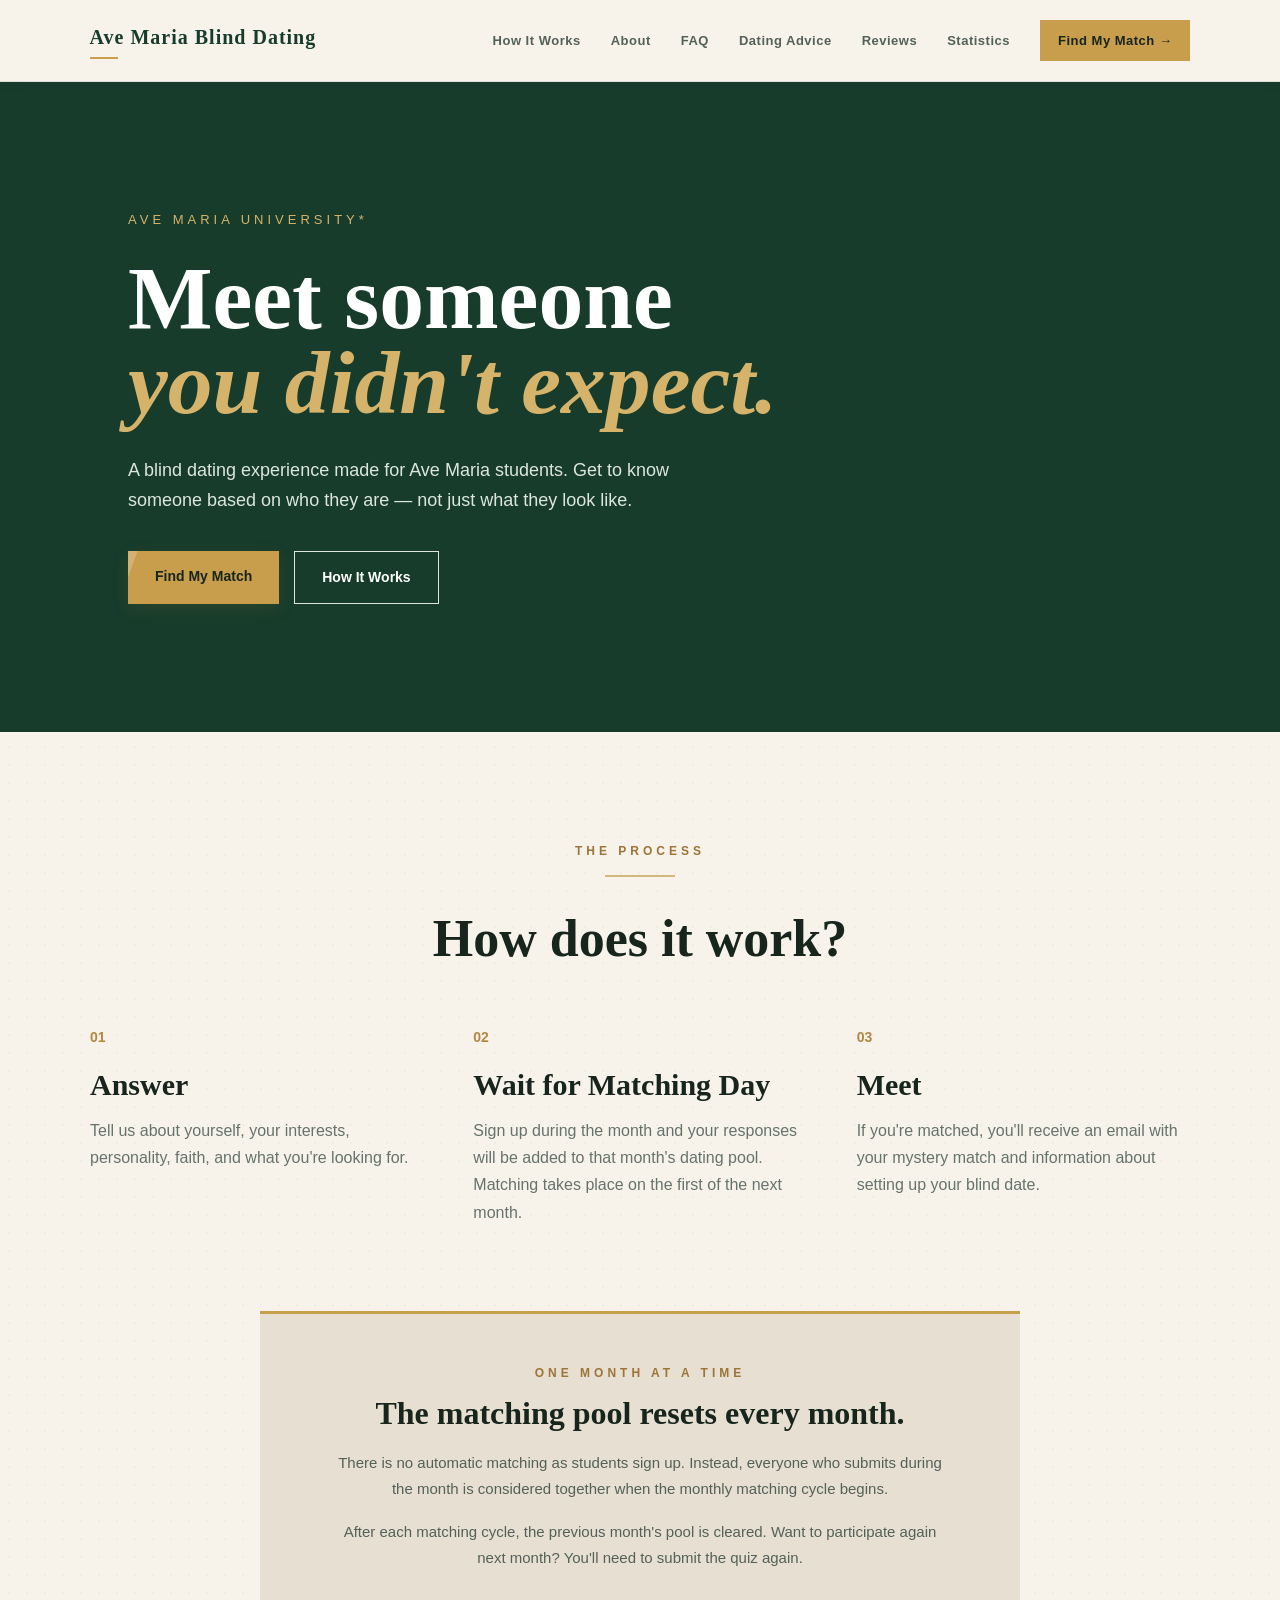
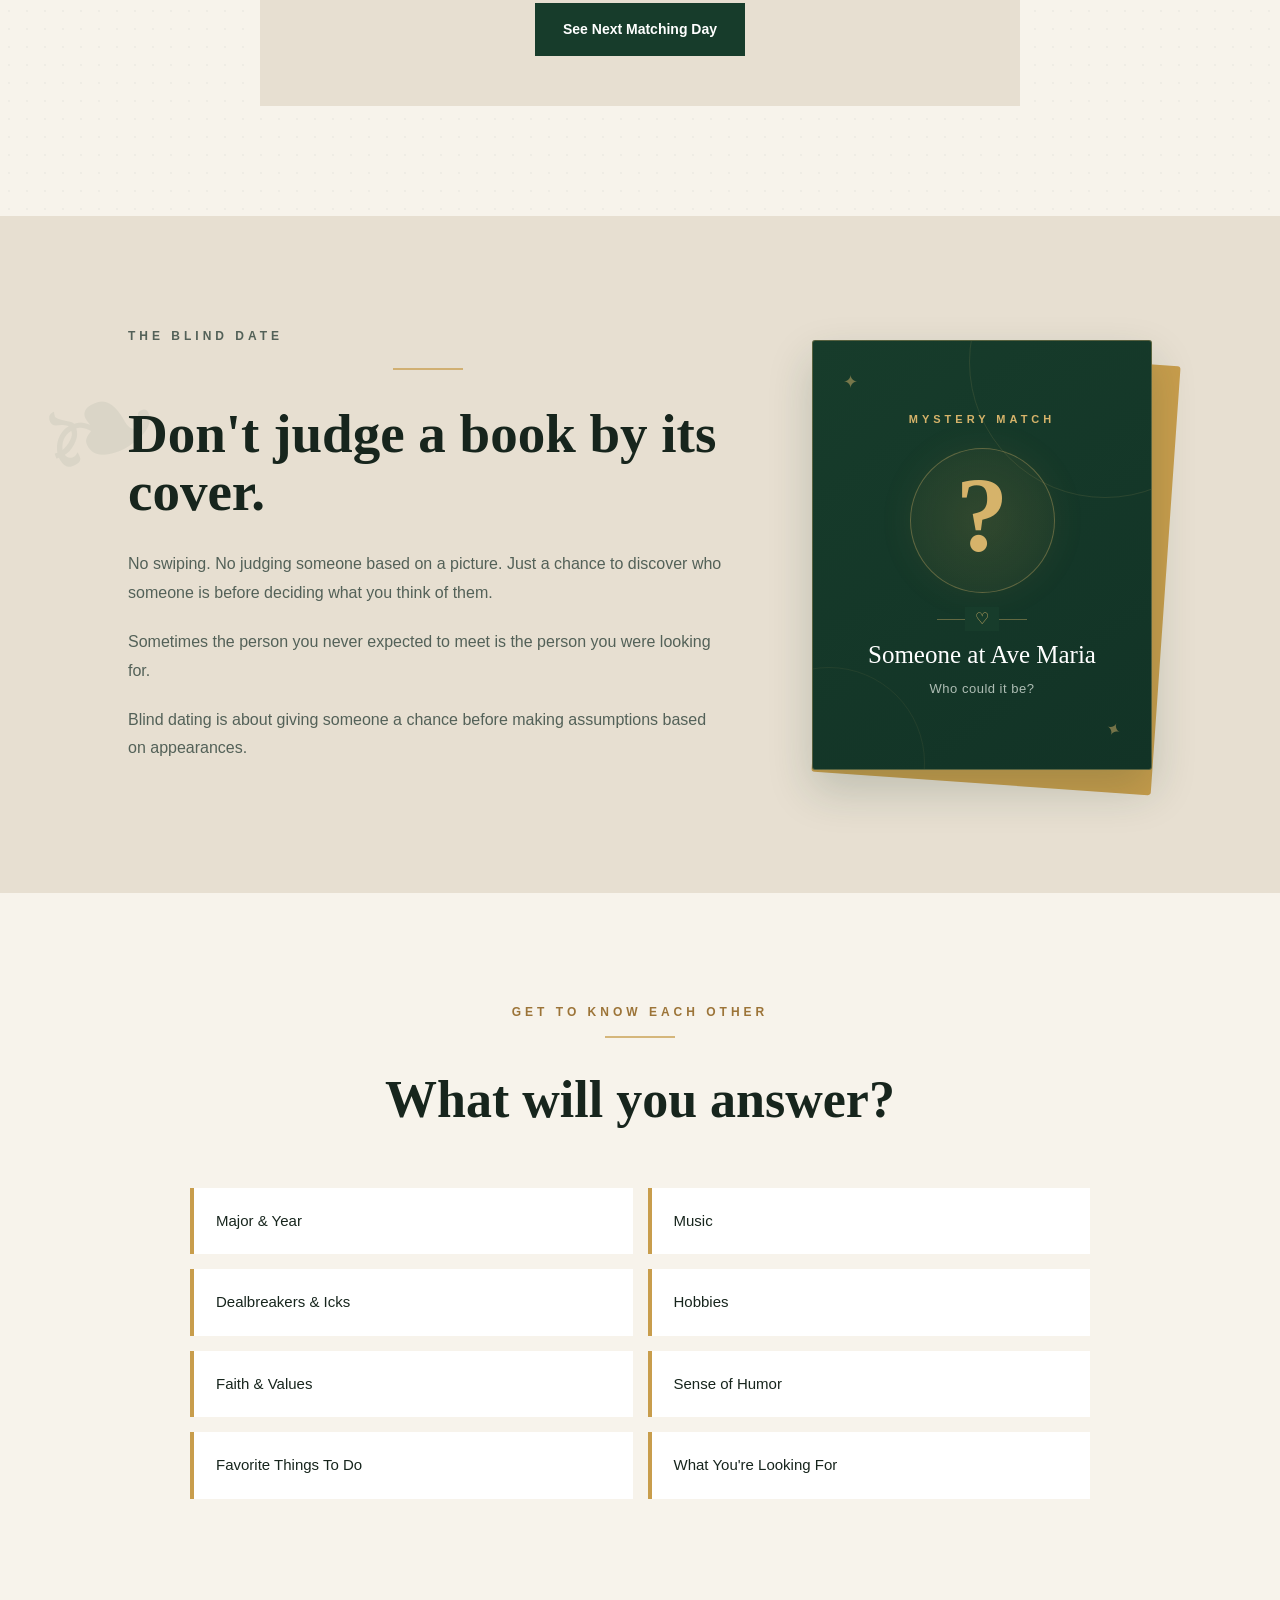
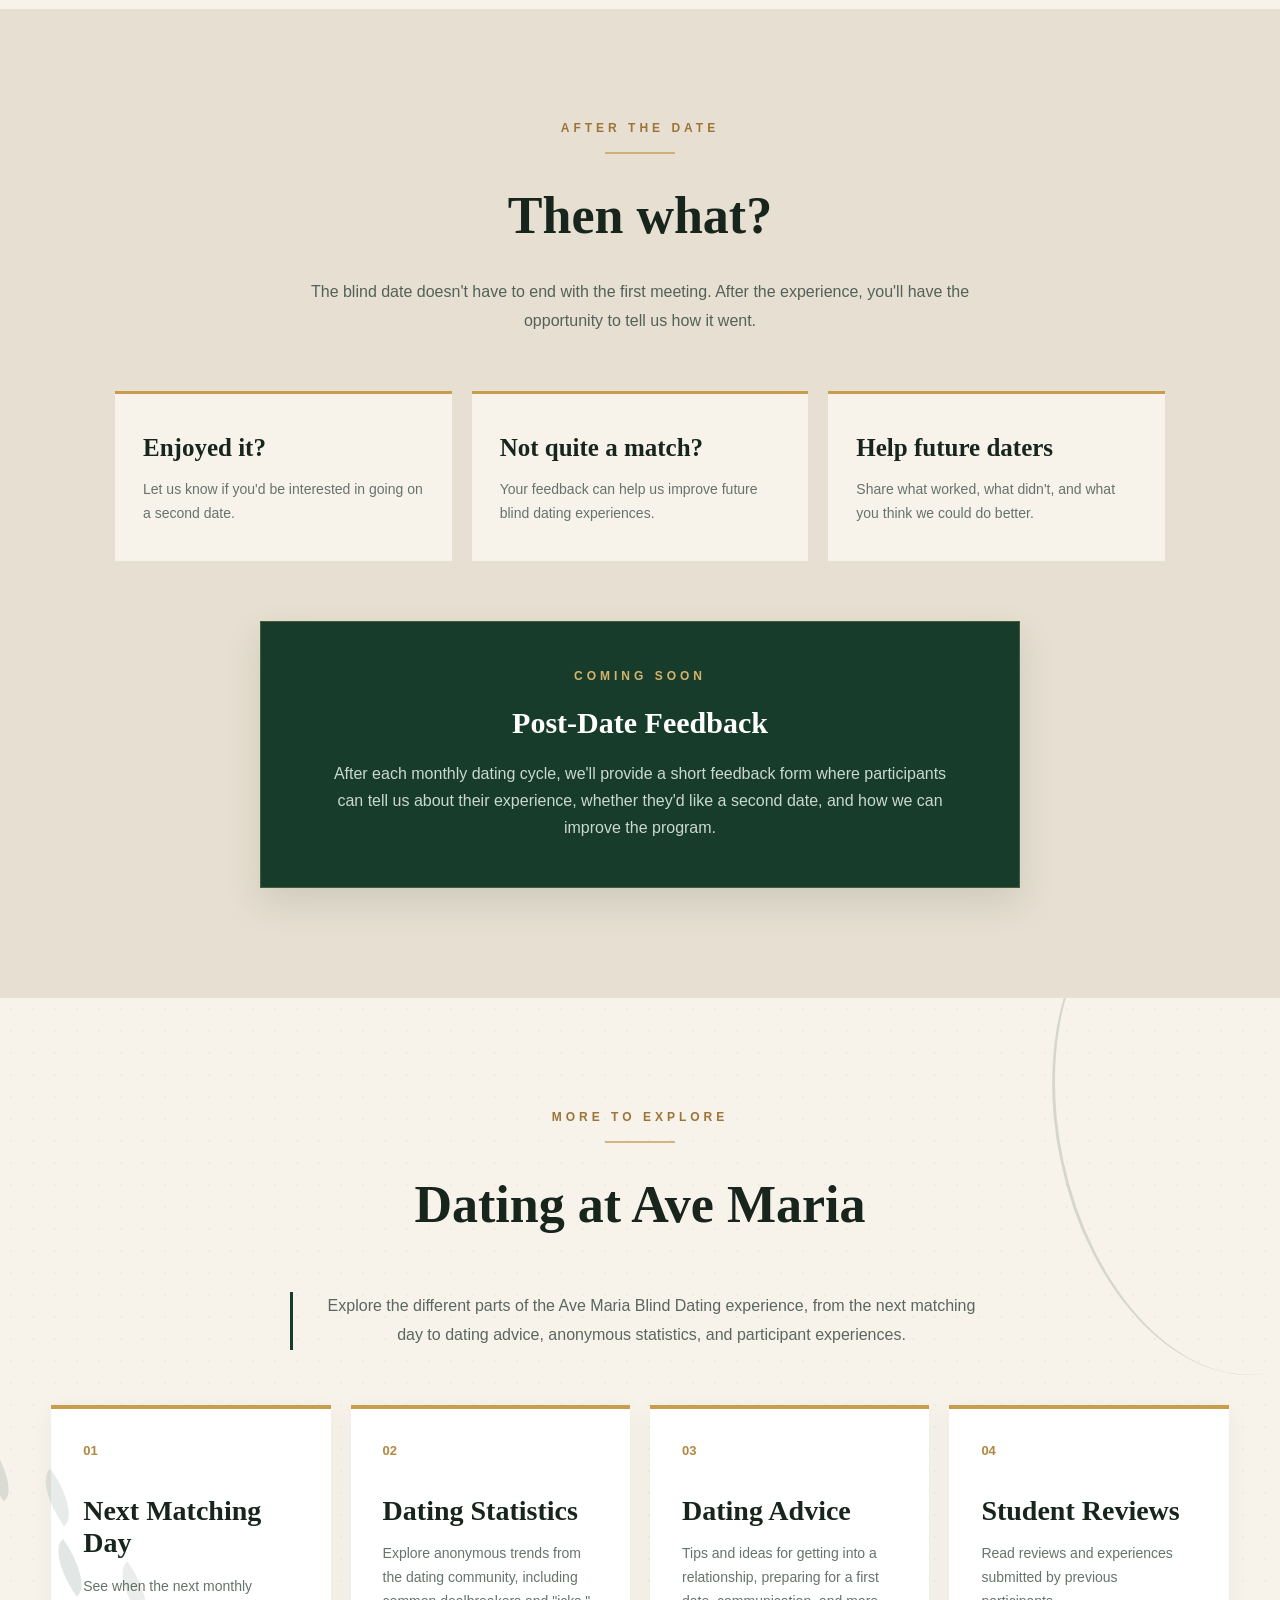
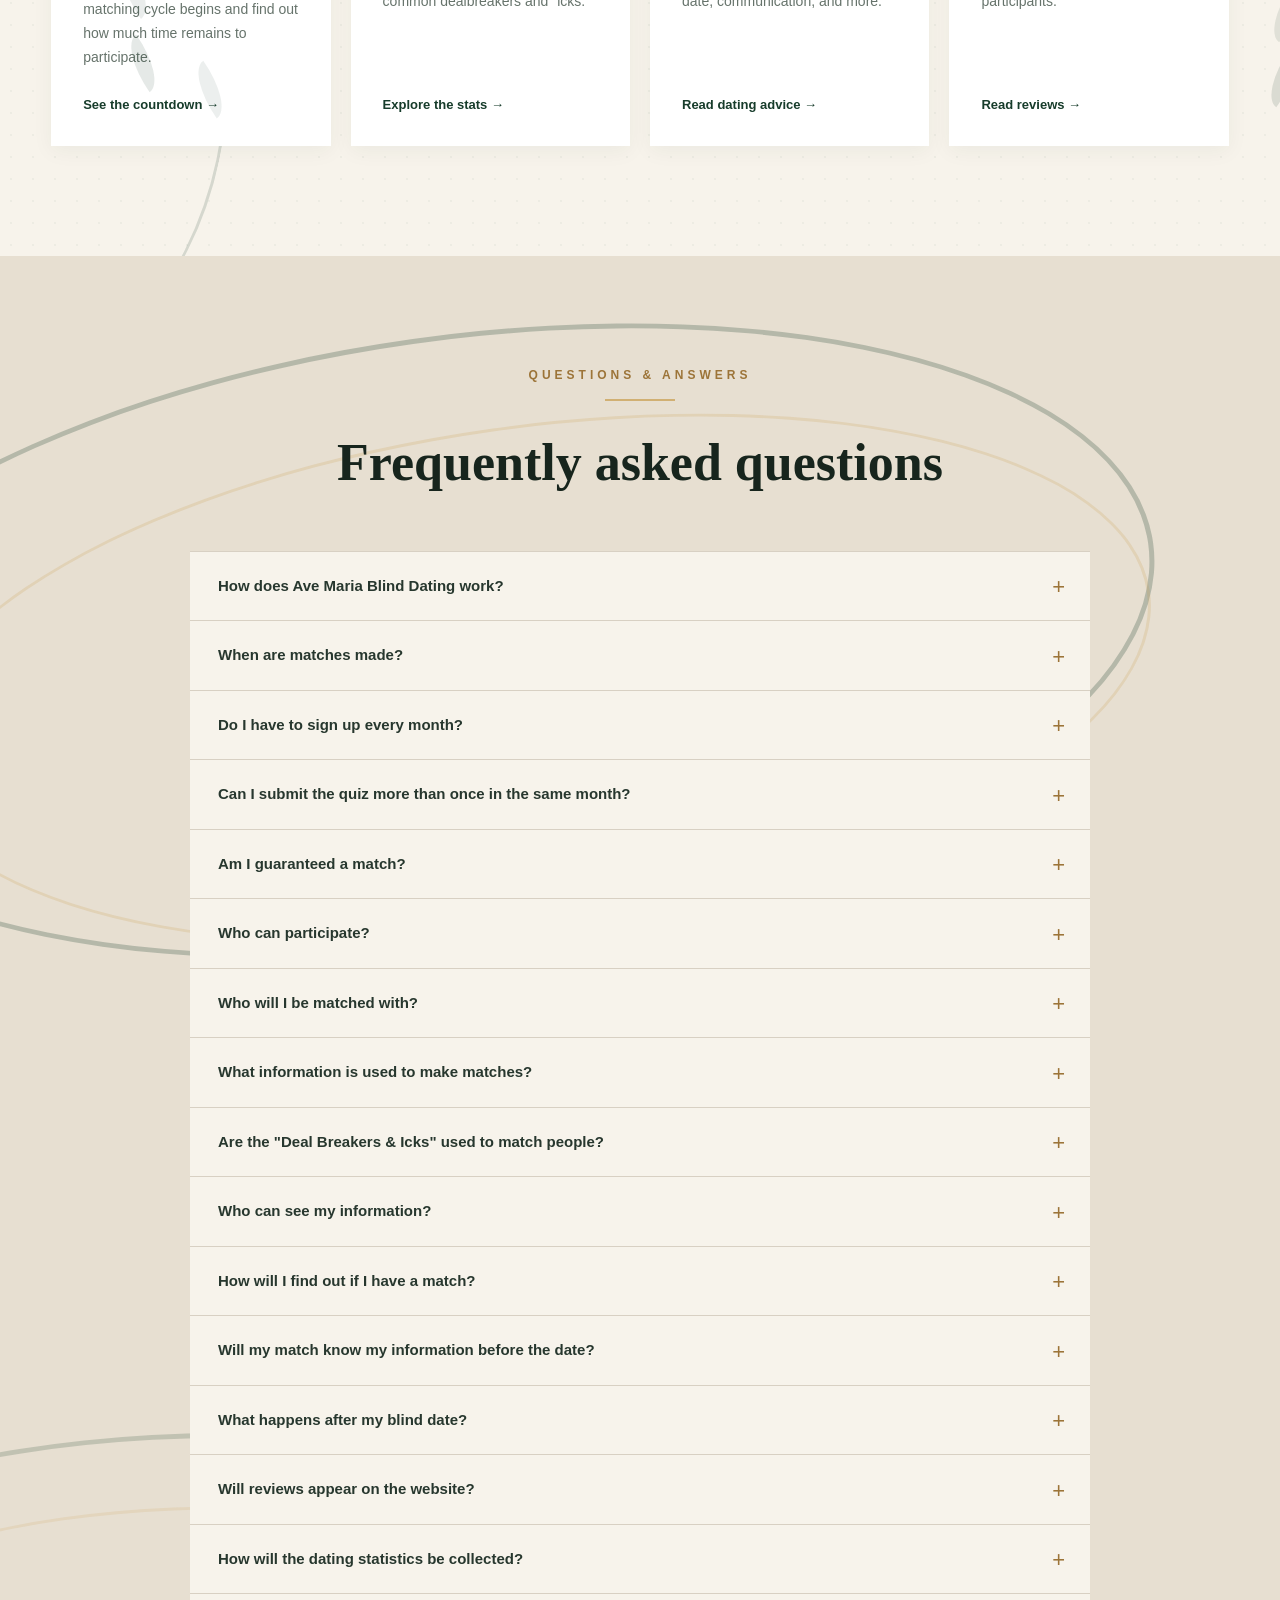
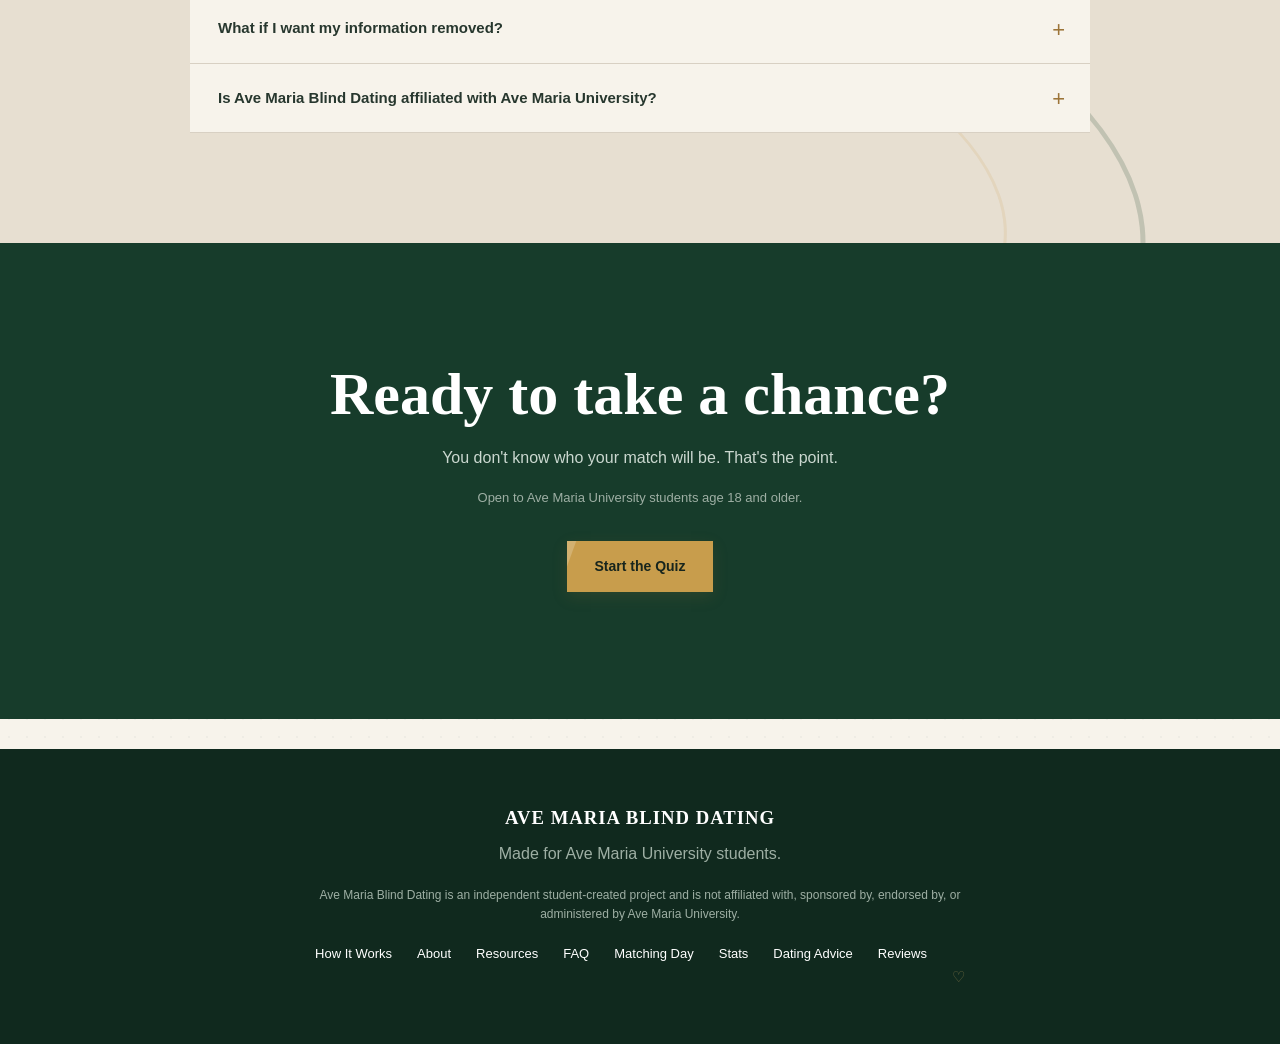
<file: index.html>
<!DOCTYPE html>
<html lang="en">
<head>
    <meta charset="UTF-8">
    <meta name="viewport" content="width=device-width, initial-scale=1.0">

    <title>Ave Maria Blind Dating</title>

    <link rel="stylesheet" href="style.css">
</head>

<body>

    <!-- ==============================
         NAVIGATION
    ============================== -->

    <nav class="navbar">

        <a href="index.html" class="logo">
            Ave Maria Blind Dating
        </a>

        <div class="nav-links">

    <a href="index.html#how-it-works">
        How It Works
    </a>

    <a href="index.html#about">
        About
    </a>

    <a href="index.html#faq">
        FAQ
    </a>

    <a href="advice.html">
        Dating Advice
    </a>
            
<a href="reviews.html">
    Reviews
</a>
            <a href="stats.html">
    Statistics
</a>
    <a href="quiz.html" class="nav-cta">
        Find My Match →
    </a>

</div>

    </nav>


    <!-- ==============================
         HERO
    ============================== -->

    <section class="hero">

        <div class="hero-content">

            <p class="small-title">
                AVE MARIA UNIVERSITY*
            </p>

            <h1>
                Meet someone<br>
                <span>you didn't expect.</span>
            </h1>

            <p class="hero-text">
                A blind dating experience made for Ave Maria students.
                Get to know someone based on who they are — not just
                what they look like.
            </p>

            <div class="buttons">

                <a href="quiz.html" class="primary-button">
                    Find My Match
                </a>

                <a href="#how-it-works" class="secondary-button">
                    How It Works
                </a>

            </div>

        </div>


        <!-- Mystery people animation -->

        <div class="morph-animation">

            <div class="person-shape person-one">
                <div class="person-head"></div>
                <div class="person-body"></div>
            </div>

            <div class="person-shape person-two">
                <div class="person-head"></div>
                <div class="person-body"></div>
            </div>

            <div class="person-shape person-three">
                <div class="person-head"></div>
                <div class="person-body"></div>
            </div>

            <div class="person-shape person-four">
                <div class="person-head"></div>
                <div class="person-body"></div>
            </div>

            <div class="morph-heart">
                ♥
            </div>

        </div>

    </section>


    <!-- ==============================
         HOW IT WORKS
    ============================== -->

    <section id="how-it-works" class="section scroll-reveal">

        <p class="section-label">
            THE PROCESS
        </p>

        <div class="section-divider"></div>

        <h2>
            How does it work?
        </h2>


        <div class="steps">

            <div class="step">

                <div class="number">
                    01
                </div>

                <h3>
                    Answer
                </h3>

                <p>
                    Tell us about yourself, your interests,
                    personality, faith, and what you're looking for.
                </p>

            </div>


            <div class="step">

                <div class="number">
                    02
                </div>

                <h3>
                    Wait for Matching Day
                </h3>

                <p>
                    Sign up during the month and your responses
                    will be added to that month's dating pool.
                    Matching takes place on the first of the next month.
                </p>

            </div>


            <div class="step">

                <div class="number">
                    03
                </div>

                <h3>
                    Meet
                </h3>

                <p>
                    If you're matched, you'll receive an email with
                    your mystery match and information about setting
                    up your blind date.
                </p>

            </div>

        </div>


        <!-- Monthly matching information -->

        <div class="monthly-process">

            <p class="section-label">
                ONE MONTH AT A TIME
            </p>

            <h3>
                The matching pool resets every month.
            </h3>

            <p>
                There is no automatic matching as students sign up.
                Instead, everyone who submits during the month is
                considered together when the monthly matching cycle
                begins.
            </p>

            <p>
                After each matching cycle, the previous month's pool
                is cleared. Want to participate again next month?
                You'll need to submit the quiz again.
            </p>

            <a href="countdown.html" class="secondary-button">
                See Next Matching Day
            </a>

        </div>

    </section>


    <!-- ==============================
         ABOUT BLIND DATING
    ============================== -->

    <section id="about" class="about scroll-reveal">

        <div class="about-text">

            <p class="section-label">
                THE BLIND DATE
            </p>

            <div class="section-divider"></div>

            <h2>
                Don't judge a book
                by its cover.
            </h2>

            <p>
                No swiping. No judging someone based on a picture.
                Just a chance to discover who someone is before
                deciding what you think of them.
            </p>

            <p>
                Sometimes the person you never expected to meet
                is the person you were looking for.
            </p>

            <p>
                Blind dating is about giving someone a chance
                before making assumptions based on appearances.
            </p>

        </div>


        <div class="mystery-card-wrapper">

            <div class="mystery-card-back"></div>

            <div class="match-card">

                <div class="card-decoration card-decoration-top">
                    ✦
                </div>

                <p class="match-label">
                    MYSTERY MATCH
                </p>

                <div class="mystery-symbol">
                    <span>?</span>
                </div>

                <div class="card-divider">
                    <span>♡</span>
                </div>

                <h3>
                    Someone at Ave Maria
                </h3>

                <span class="match-question">
                    Who could it be?
                </span>

                <div class="card-decoration card-decoration-bottom">
                    ✦
                </div>

            </div>

        </div>

    </section>


    <!-- ==============================
         QUESTIONS
    ============================== -->

    <section class="section questions scroll-reveal">

        <p class="section-label">
            GET TO KNOW EACH OTHER
        </p>

        <div class="section-divider"></div>

        <h2>
            What will you answer?
        </h2>


        <div class="question-grid">

            <div>
                Major &amp; Year
            </div>

            <div>
                Music
            </div>

            <div>
                Dealbreakers &amp; Icks
            </div>

            <div>
                Hobbies
            </div>

            <div>
                Faith &amp; Values
            </div>

            <div>
                Sense of Humor
            </div>

            <div>
                Favorite Things To Do
            </div>

            <div>
                What You're Looking For
            </div>

        </div>

    </section>


    <!-- ==============================
         AFTER THE DATE
    ============================== -->

    <section class="section after-date scroll-reveal">

        <p class="section-label">
            AFTER THE DATE
        </p>

        <div class="section-divider"></div>

        <h2>
            Then what?
        </h2>

        <p class="after-date-intro">
            The blind date doesn't have to end with the first meeting.
            After the experience, you'll have the opportunity to tell
            us how it went.
        </p>


        <div class="after-date-grid">

            <div>

                <h3>
                    Enjoyed it?
                </h3>

                <p>
                    Let us know if you'd be interested in going
                    on a second date.
                </p>

            </div>


            <div>

                <h3>
                    Not quite a match?
                </h3>

                <p>
                    Your feedback can help us improve future
                    blind dating experiences.
                </p>

            </div>


            <div>

                <h3>
                    Help future daters
                </h3>

                <p>
                    Share what worked, what didn't, and what
                    you think we could do better.
                </p>

            </div>

        </div>


        <!-- Future feedback form -->

        <div class="future-feature">

            <p class="section-label">
                COMING SOON
            </p>

            <h3>
                Post-Date Feedback
            </h3>

            <p>
                After each monthly dating cycle, we'll provide a
                short feedback form where participants can tell us
                about their experience, whether they'd like a second
                date, and how we can improve the program.
            </p>

        </div>

    </section>


    <!-- ==============================
         RESOURCES
    ============================== -->

    <section
        id="resources"
        class="section resources scroll-reveal"
    >

        <p class="section-label">
            MORE TO EXPLORE
        </p>

        <div class="section-divider"></div>

        <h2>
            Dating at Ave Maria
        </h2>

        <p class="resources-intro">
            Explore the different parts of the Ave Maria Blind Dating
            experience, from the next matching day to dating advice,
            anonymous statistics, and participant experiences.
        </p>


        <div class="resource-grid">


            <!-- Countdown -->

            <a
                href="countdown.html"
                class="resource-card"
            >

                <span class="resource-number">
                    01
                </span>

                <h3>
                    Next Matching Day
                </h3>

                <p>
                    See when the next monthly matching cycle begins
                    and find out how much time remains to participate.
                </p>

                <span class="resource-link">
                    See the countdown →
                </span>

            </a>


            <!-- Statistics -->

            <a
                href="stats.html"
                class="resource-card"
            >

                <span class="resource-number">
                    02
                </span>

                <h3>
                    Dating Statistics
                </h3>

                <p>
                    Explore anonymous trends from the dating
                    community, including common dealbreakers
                    and "icks."
                </p>

                <span class="resource-link">
                    Explore the stats →
                </span>

            </a>


            <!-- Advice -->

            <a
                href="advice.html"
                class="resource-card"
            >

                <span class="resource-number">
                    03
                </span>

                <h3>
                    Dating Advice
                </h3>

                <p>
                    Tips and ideas for getting into a relationship,
                    preparing for a first date, communication,
                    and more.
                </p>

                <span class="resource-link">
                    Read dating advice →
                </span>

            </a>


            <!-- Reviews -->

            <a
                href="reviews.html"
                class="resource-card"
            >

                <span class="resource-number">
                    04
                </span>

                <h3>
                    Student Reviews
                </h3>

                <p>
                    Read reviews and experiences submitted by
                    previous participants.
                </p>

                <span class="resource-link">
                    Read reviews →
                </span>

            </a>

        </div>

    </section>


    <!-- ==============================
         FAQ
    ============================== -->

    <section
        id="faq"
        class="section faq-section scroll-reveal"
    >
<div class="faq-decoration"></div>
        <p class="section-label">
            QUESTIONS &amp; ANSWERS
        </p>

        <div class="section-divider"></div>

        <h2>
            Frequently asked questions
        </h2>


        <div class="faq-list">


            <details class="faq-item">

                <summary>
                    How does Ave Maria Blind Dating work?
                </summary>

                <p>
                    You complete the quiz with honest answers about
                    yourself, your interests, personality, values,
                    lifestyle, and what you're looking for.
                    Participants who submit during the month are
                    considered together when the monthly matching
                    cycle takes place.
                </p>

            </details>


            <details class="faq-item">

                <summary>
                    When are matches made?
                </summary>

                <p>
                    Matches are made once a month, on the first day
                    of the month. The goal is to consider the people
                    in that month's pool together rather than creating
                    pairs automatically every time someone signs up.
                </p>

            </details>


            <details class="faq-item">

                <summary>
                    Do I have to sign up every month?
                </summary>

                <p>
                    Yes. Each monthly dating pool is separate.
                    After the matching cycle, the previous pool is
                    cleared. If you'd like to participate again during
                    a new month, you'll need to submit the quiz again.
                </p>

            </details>


            <details class="faq-item">

                <summary>
                    Can I submit the quiz more than once in the same month?
                </summary>

                <p>
                    No. Each participant may submit one application
                    per monthly dating pool.
                </p>

            </details>


            <details class="faq-item">

                <summary>
                    Am I guaranteed a match?
                </summary>

                <p>
                    No. A match cannot be guaranteed because we don't
                    know how many eligible students will participate
                    each month. The available dating pool will depend
                    on who signs up.
                </p>

                <p>
                    If you'd like to increase the number of potential
                    matches, share the site with other eligible
                    students and encourage them to participate.
                </p>

            </details>


            <details class="faq-item">

                <summary>
                    Who can participate?
                </summary>

                <p>
                    The site is intended for students who are 18 or
                    older and currently attend Ave Maria University.
                </p>

            </details>


            <details class="faq-item">

                <summary>
                    Who will I be matched with?
                </summary>

                <p>
                    The matching process is intended for heterosexual
                    dating relationships. Participants will therefore
                    be matched with an eligible student of the
                    opposite sex when a compatible pairing is available.
                </p>

            </details>


            <details class="faq-item">

                <summary>
                    What information is used to make matches?
                </summary>

                <p>
                    The matching process considers responses intended
                    to describe compatibility, such as personality,
                    interests, lifestyle, communication preferences,
                    values, relationship goals, and other relevant
                    answers from the quiz.
                </p>

            </details>


            <details class="faq-item">

                <summary>
                    Are the "Deal Breakers &amp; Icks" used to match people?
                </summary>

                <p>
                    No. The dealbreaker section is separate from the
                    matching criteria. Those answers are intended for
                    internal, anonymous trend research and future
                    dating resources rather than deciding who should
                    be matched with whom.
                </p>

            </details>


            <details class="faq-item">

                <summary>
                    Who can see my information?
                </summary>

                <p>
                    Participant information is kept private and is
                    accessible only to the person operating the
                    matching system. Your responses are not displayed
                    publicly.
                </p>

            </details>


            <details class="faq-item">

                <summary>
                    How will I find out if I have a match?
                </summary>

                <p>
                    If you are matched, an email will be sent to both
                    participants. The email will contain information
                    about the match and additional instructions for
                    setting up your blind date.
                </p>

            </details>


            <details class="faq-item">

                <summary>
                    Will my match know my information before the date?
                </summary>

                <p>
                    The goal of the experience is to preserve the
                    mystery while still giving both people enough
                    information to comfortably arrange their date.
                    Specific information shared with a match will be
                    explained in the match email.
                </p>

            </details>


            <details class="faq-item">

                <summary>
                    What happens after my blind date?
                </summary>

                <p>
                    A future post-date feedback form will give
                    participants an opportunity to tell us how the
                    experience went, whether they would be interested
                    in a second date, and how the experience could
                    be improved.
                </p>

            </details>


            <details class="faq-item">

                <summary>
                    Will reviews appear on the website?
                </summary>

                <p>
                    Participants will eventually be able to submit
                    reviews of their experience. Reviews will be
                    manually reviewed and verified before being
                    publicly displayed.
                </p>

            </details>


            <details class="faq-item">

                <summary>
                    How will the dating statistics be collected?
                </summary>

                <p>
                    The dealbreaker and "ick" questions are intended
                    to help identify anonymous trends. These statistics
                    may be used to create future resources about dating,
                    communication, relationships, and common student
                    preferences.
                </p>

            </details>


            <details class="faq-item">

                <summary>
                    What if I want my information removed?
                </summary>

                <p>
                    Email
                    <a href="mailto:ave.blinddates@gmail.com">
                        ave.blinddates@gmail.com
                    </a>
                    and request that your information be removed.
                </p>

            </details>


            <details class="faq-item">

                <summary>
                    Is Ave Maria Blind Dating affiliated with Ave Maria University?
                </summary>

                <p>
                    No. Ave Maria Blind Dating is an independent
                    student-created project and is not affiliated with,
                    sponsored by, endorsed by, or administered by
                    Ave Maria University.
                </p>

            </details>


        </div>

    </section>


    <!-- ==============================
         FINAL CTA
    ============================== -->

    <section class="final-cta scroll-reveal">

        <h2>
            Ready to take a chance?
        </h2>

        <p>
            You don't know who your match will be.
            That's the point.
        </p>

        <p class="eligibility-note">
            Open to Ave Maria University students age 18 and older.
        </p>

        <a
            href="quiz.html"
            class="primary-button"
        >
            Start the Quiz
        </a>

    </section>


    <!-- ==============================
         FOOTER
    ============================== -->

    <footer>

        <h3>
            AVE MARIA BLIND DATING
        </h3>

        <p>
            Made for Ave Maria University students.
        </p>

        <p class="footer-disclaimer">
            Ave Maria Blind Dating is an independent student-created
            project and is not affiliated with, sponsored by, endorsed
            by, or administered by Ave Maria University.
        </p>


        <div class="footer-links">

            <a href="#how-it-works">
                How It Works
            </a>

            <a href="#about">
                About
            </a>

            <a href="#resources">
                Resources
            </a>

            <a href="#faq">
                FAQ
            </a>

            <a href="countdown.html">
                Matching Day
            </a>

            <a href="stats.html">
                Stats
            </a>

            <a href="advice.html">
                Dating Advice
            </a>

            <a href="reviews.html">
                Reviews
            </a>
<a href="review-admin.html" class="admin-access" aria-label="Review moderation">
    ♡
</a>
        </div>

    </footer>


    <!-- ==============================
         SCROLL REVEAL
    ============================== -->

    <script>

        const scrollElements =
            document.querySelectorAll(".scroll-reveal");


        const revealOnScroll = () => {

            scrollElements.forEach(element => {

                const elementTop =
                    element.getBoundingClientRect().top;

                const windowHeight =
                    window.innerHeight;

                if (elementTop < windowHeight - 100) {

                    element.classList.add("visible");

                }

            });

        };


        window.addEventListener(
            "scroll",
            revealOnScroll
        );


        revealOnScroll();

    </script>
<script>

    if ("serviceWorker" in navigator) {

        window.addEventListener(
            "load",
            function() {

                navigator.serviceWorker.register(
                    "./service-worker.js"
                )
                .then(
                    registration => {

                        console.log(
                            "Offline support enabled:",
                            registration.scope
                        );

                    }
                )
                .catch(
                    error => {

                        console.error(
                            "Offline support failed:",
                            error
                        );

                    }
                );

            }
        );

    }

</script>
</body>
</html>
</file>
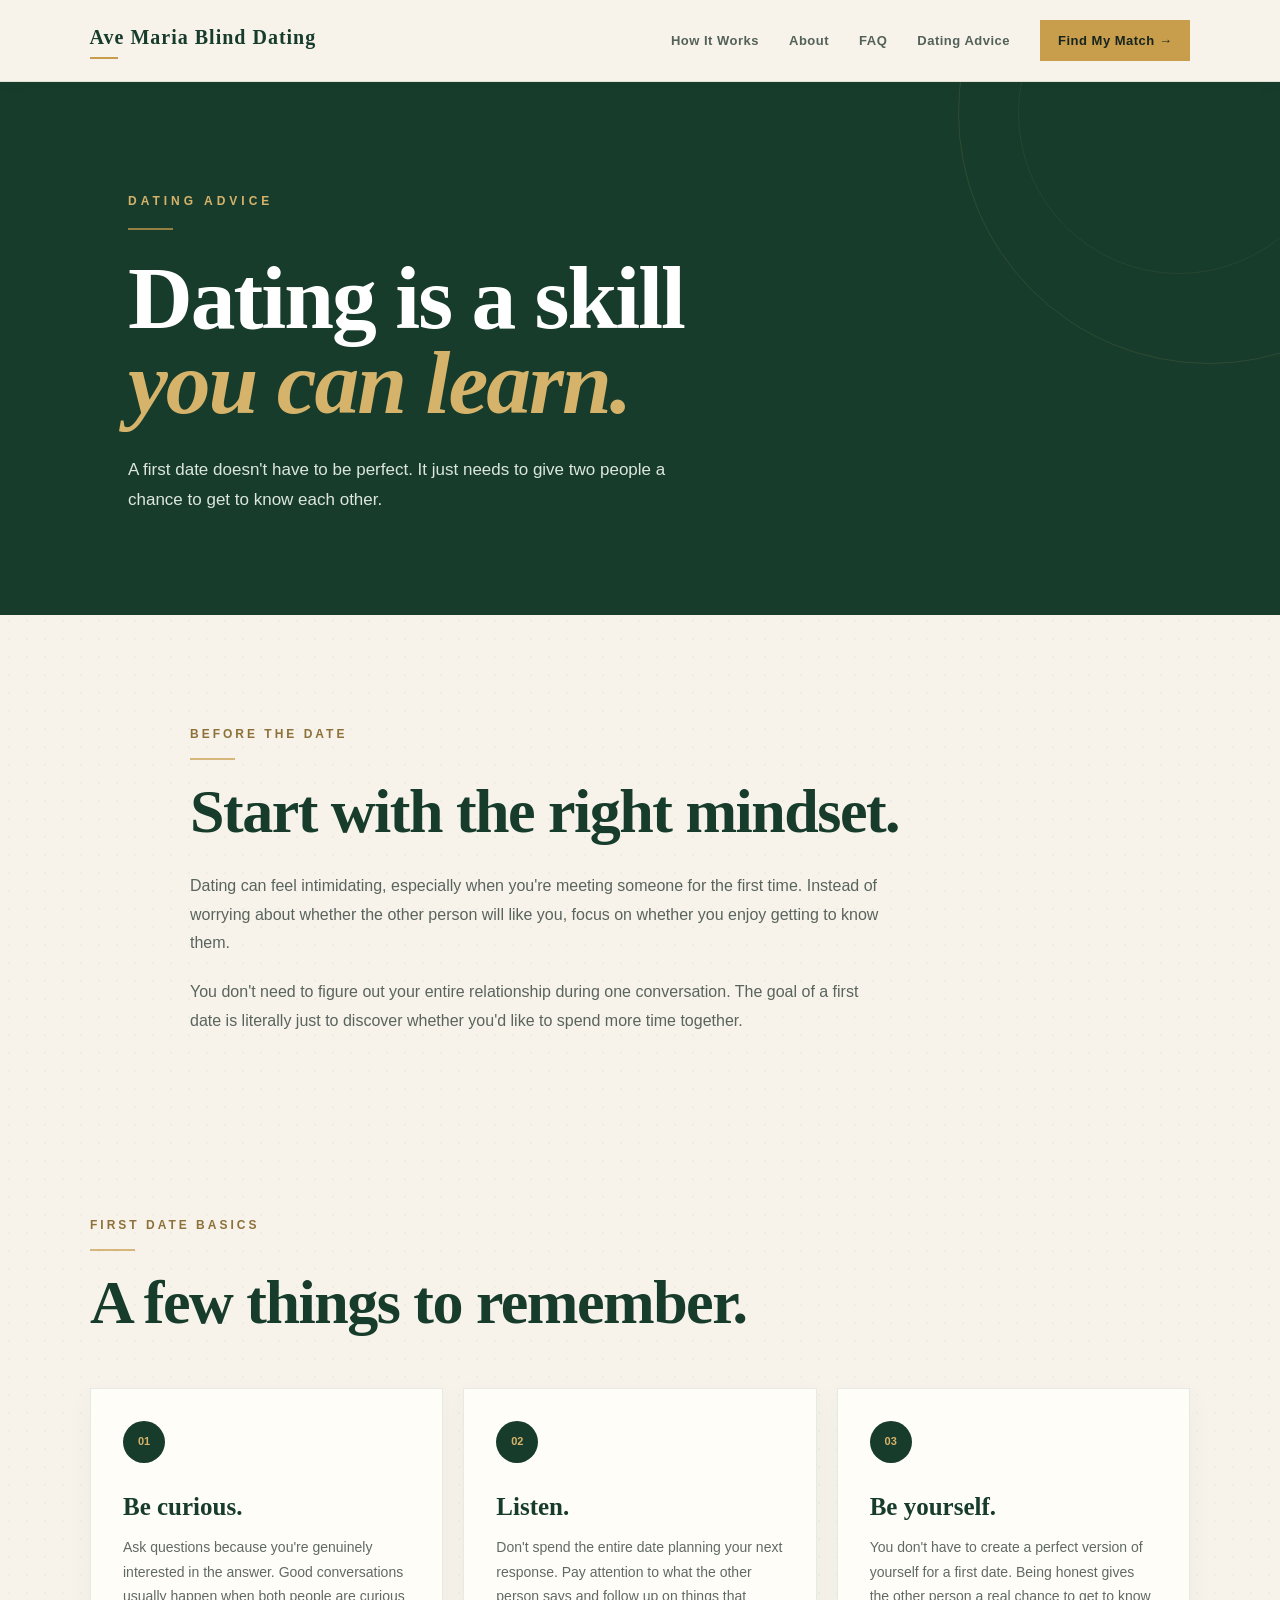
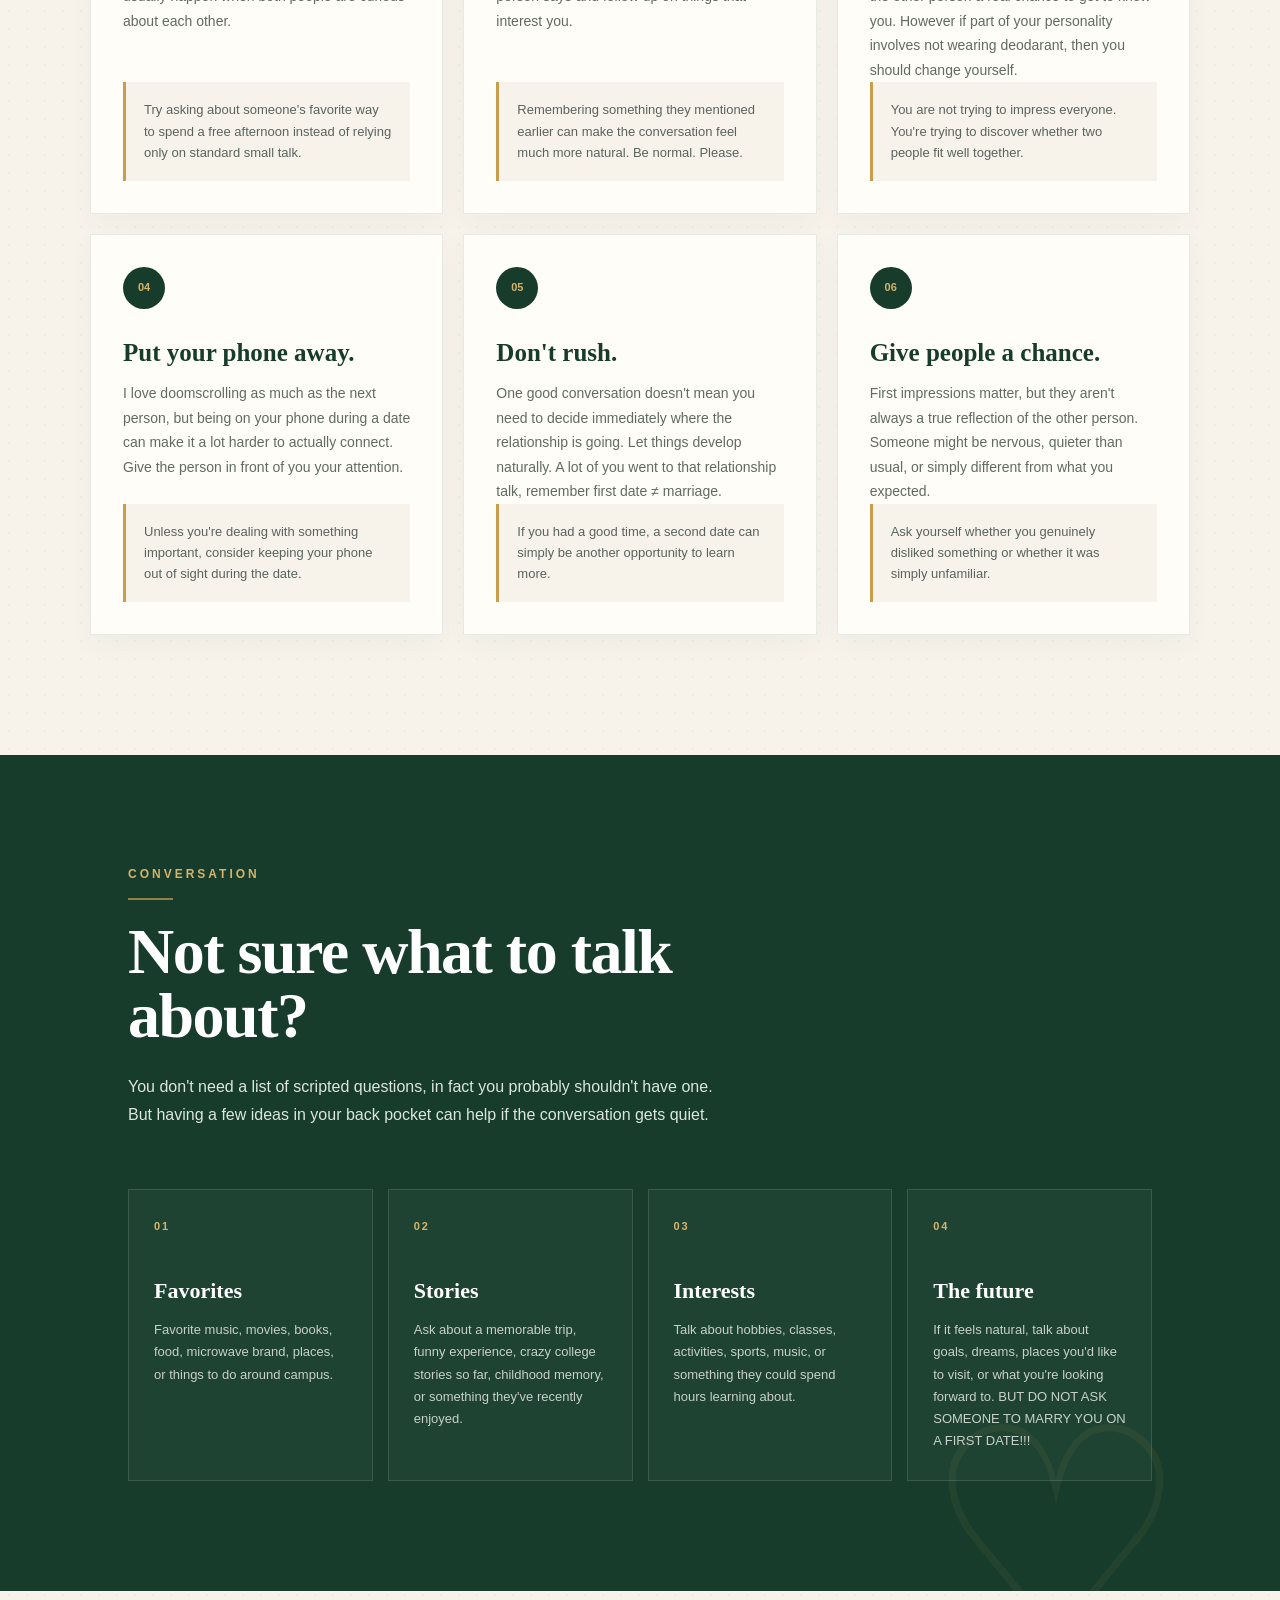
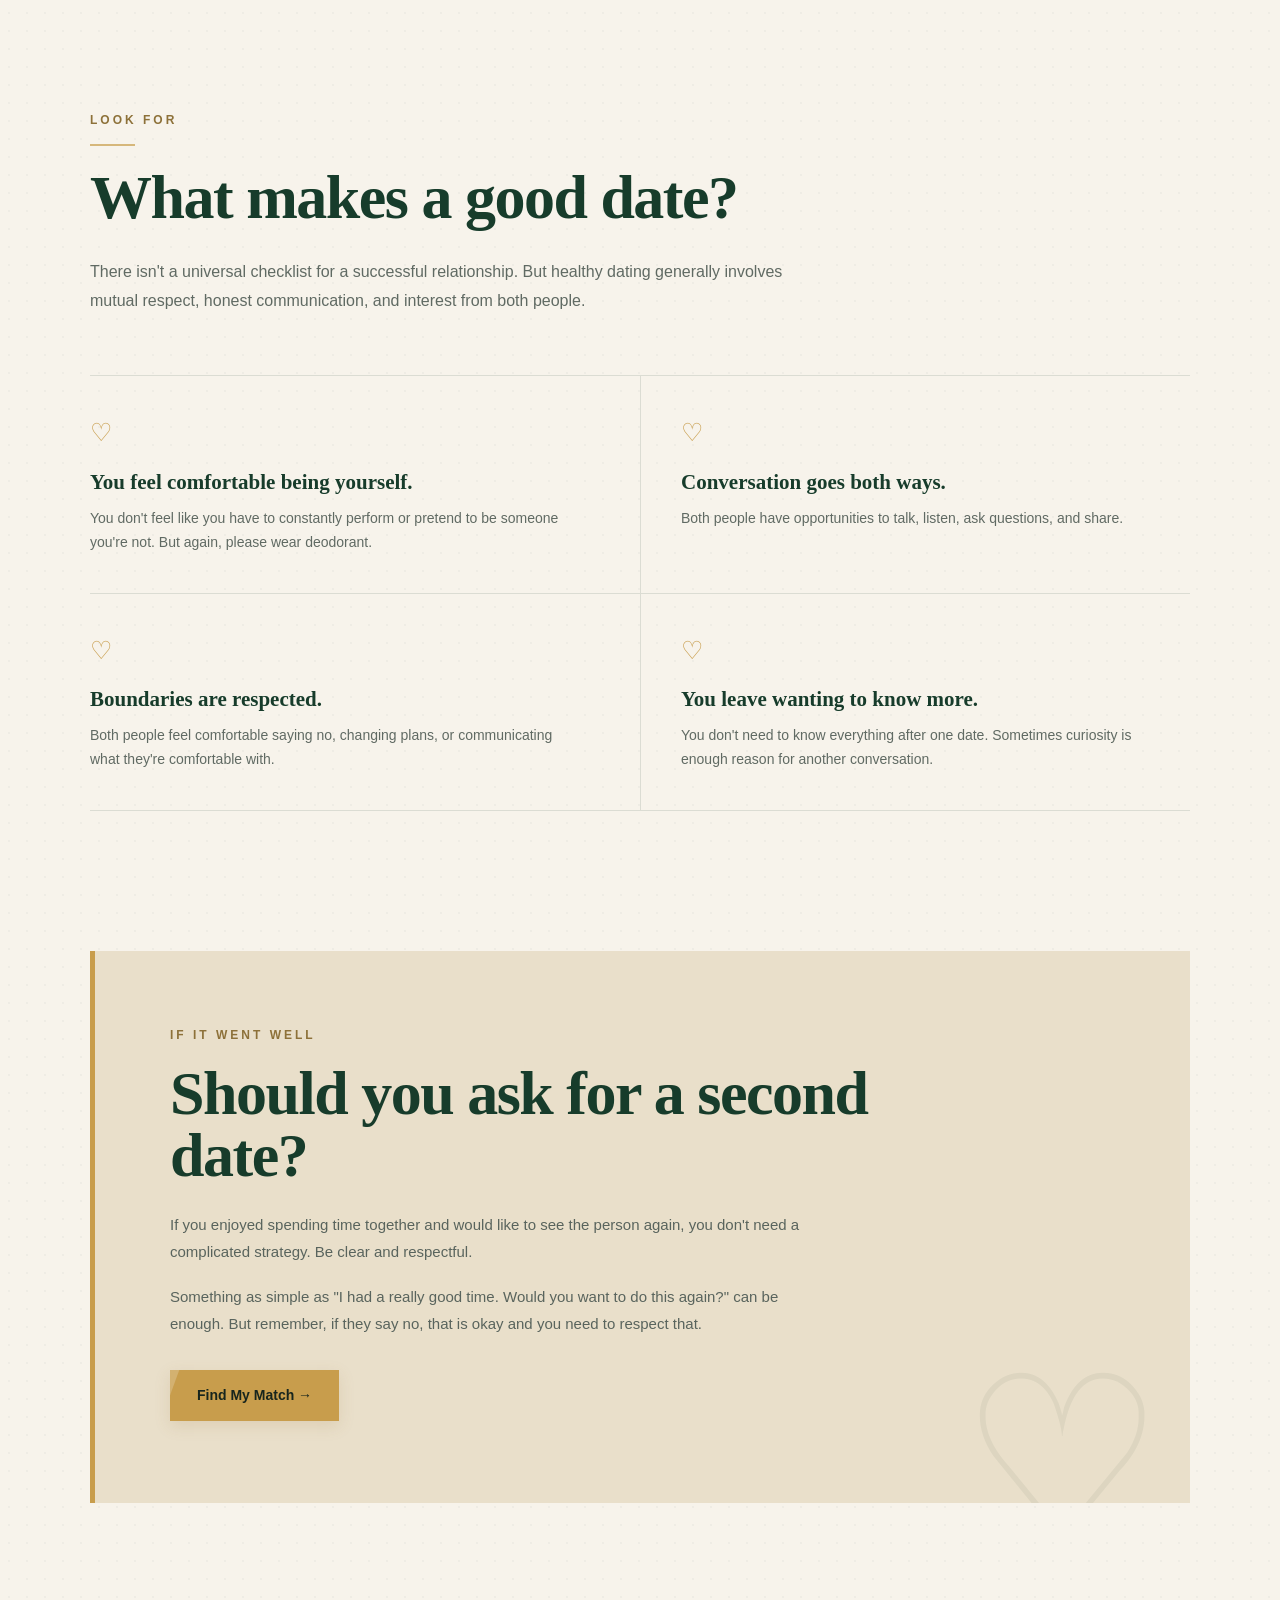
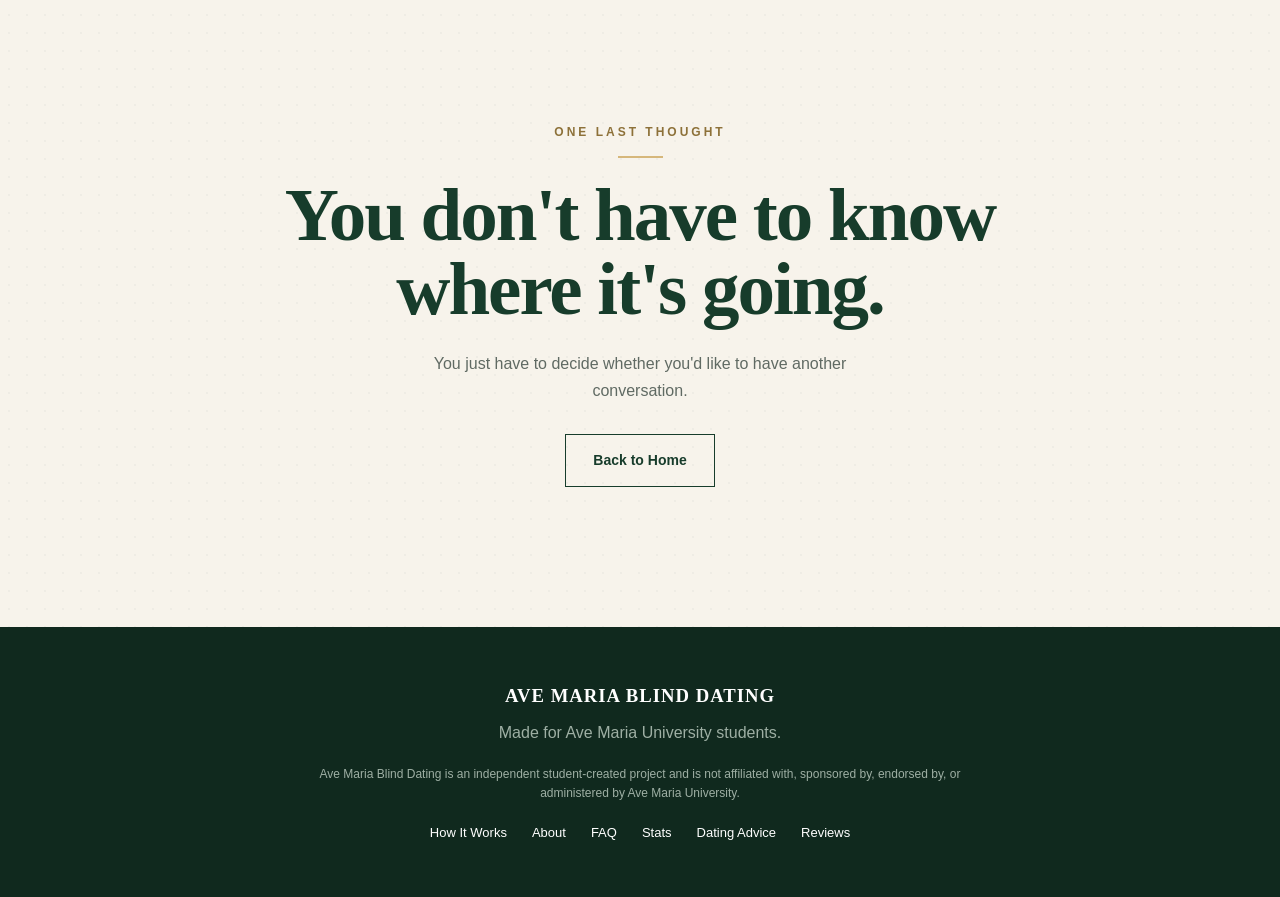
<file: advice.html>
<!DOCTYPE html>
<html lang="en">
<head>
    <meta charset="UTF-8">
    <meta name="viewport" content="width=device-width, initial-scale=1.0">

    <title>Dating Advice | Ave Maria Blind Dating</title>

    <link rel="stylesheet" href="style.css">
</head>

<body>

    <!-- Navigation -->
    <nav class="navbar">

        <a href="index.html" class="logo">
            Ave Maria Blind Dating
        </a>

      <div class="nav-links">

    <a href="index.html#how-it-works">
        How It Works
    </a>

    <a href="index.html#about">
        About
    </a>

    <a href="index.html#faq">
        FAQ
    </a>

    <a href="advice.html">
        Dating Advice
    </a>

    <a href="quiz.html" class="nav-cta">
        Find My Match →
    </a>

</div>

    </nav>


    <!-- Header -->
    <section class="advice-header">

        <div class="advice-header-content">

            <p class="section-label">
                DATING ADVICE
            </p>

            <div class="section-divider"></div>

            <h1>
                Dating is a skill<br>
                <span>you can learn.</span>
            </h1>

            <p>
                A first date doesn't have to be perfect.
                It just needs to give two people a chance
                to get to know each other.
            </p>

        </div>

    </section>


    <!-- Main Content -->
    <main class="advice-page">


        <!-- Introduction -->
        <section class="advice-intro scroll-reveal">

            <p class="section-label">
                BEFORE THE DATE
            </p>

            <div class="section-divider"></div>

            <h2>
                Start with the right mindset.
            </h2>

            <p>
                Dating can feel intimidating, especially when
                you're meeting someone for the first time.
                Instead of worrying about whether the other
                person will like you, focus on whether you
                enjoy getting to know them. 
            </p>

            <p>
                You don't need to figure out your entire
                relationship during one conversation. The goal
                of a first date is literally just to discover whether
                you'd like to spend more time together.
            </p>

        </section>


        <!-- Advice Cards -->
        <section class="advice-section scroll-reveal">

            <p class="section-label">
                FIRST DATE BASICS
            </p>

            <div class="section-divider"></div>

            <h2>
                A few things to remember.
            </h2>


            <div class="advice-grid">


                <article class="advice-card">

                    <span class="advice-number">
                        01
                    </span>

                    <h3>
                        Be curious.
                    </h3>

                    <p>
                        Ask questions because you're genuinely
                        interested in the answer. Good conversations
                        usually happen when both people are curious
                        about each other.
                    </p>

                    <div class="advice-tip">
                        Try asking about someone's favorite
                        way to spend a free afternoon instead
                        of relying only on standard small talk.
                    </div>

                </article>


                <article class="advice-card">

                    <span class="advice-number">
                        02
                    </span>

                    <h3>
                        Listen.
                    </h3>

                    <p>
                        Don't spend the entire date planning your
                        next response. Pay attention to what the
                        other person says and follow up on things
                        that interest you. 
                    </p>

                    <div class="advice-tip">
                        Remembering something they mentioned
                        earlier can make the conversation feel
                        much more natural. Be normal. Please.
                    </div>

                </article>


                <article class="advice-card">

                    <span class="advice-number">
                        03
                    </span>

                    <h3>
                        Be yourself.
                    </h3>

                    <p>
                        You don't have to create a perfect version
                        of yourself for a first date. Being honest gives the other person a
                        real chance to get to know you.
                        However if part of your personality involves not wearing deodarant, then you should change yourself. 
                    </p>

                    <div class="advice-tip">
                        You are not trying to impress everyone.
                        You're trying to discover whether two
                        people fit well together.
                    </div>

                </article>


                <article class="advice-card">

                    <span class="advice-number">
                        04
                    </span>

                    <h3>
                        Put your phone away.
                    </h3>

                    <p>
                        I love doomscrolling as much as the next person, but being on your phone during a date can make it a lot harder to
                        actually connect. Give the person in front
                        of you your attention. 
                    </p>

                    <div class="advice-tip">
                        Unless you're dealing with something
                        important, consider keeping your phone
                        out of sight during the date.
                    </div>

                </article>


                <article class="advice-card">

                    <span class="advice-number">
                        05
                    </span>

                    <h3>
                        Don't rush.
                    </h3>

                    <p>
                        One good conversation doesn't mean you need
                        to decide immediately where the relationship
                        is going. Let things develop naturally. A lot of you went to that relationship talk, remember first date ≠ marriage.
                    </p>

                    <div class="advice-tip">
                        If you had a good time, a second date can
                        simply be another opportunity to learn more.
                    </div>

                </article>


                <article class="advice-card">

                    <span class="advice-number">
                        06
                    </span>

                    <h3>
                        Give people a chance.
                    </h3>

                    <p>
                        First impressions matter, but they aren't
                        always a true reflection of the other person. Someone might be nervous,
                        quieter than usual, or simply different from
                        what you expected. 
                    </p>

                    <div class="advice-tip">
                        Ask yourself whether you genuinely disliked
                        something or whether it was simply unfamiliar.
                    </div>

                </article>


            </div>

        </section>


        <!-- Conversation Ideas -->
        <section class="conversation-section scroll-reveal">

            <div class="conversation-content">

                <p class="section-label">
                    CONVERSATION
                </p>

                <div class="section-divider"></div>

                <h2>
                    Not sure what to talk about?
                </h2>

                <p>
                    You don't need a list of scripted questions, in fact you probably shouldn't have one. 
                    But having a few ideas in your back pocket
                    can help if the conversation gets quiet. 
                </p>

            </div>


            <div class="conversation-grid">

                <div class="conversation-card">

                    <span>01</span>

                    <h3>
                        Favorites
                    </h3>

                    <p>
                        Favorite music, movies, books, food, microwave brand,
                        places, or things to do around campus.
                    </p>

                </div>


                <div class="conversation-card">

                    <span>02</span>

                    <h3>
                        Stories
                    </h3>

                    <p>
                        Ask about a memorable trip, funny
                        experience, crazy college stories so far, childhood memory, or
                        something they've recently enjoyed.
                    </p>

                </div>


                <div class="conversation-card">

                    <span>03</span>

                    <h3>
                        Interests
                    </h3>

                    <p>
                        Talk about hobbies, classes, activities,
                        sports, music, or something they could
                        spend hours learning about. 
                    </p>

                </div>


                <div class="conversation-card">

                    <span>04</span>

                    <h3>
                        The future
                    </h3>

                    <p>
                        If it feels natural, talk about goals,
                        dreams, places you'd like to visit,
                        or what you're looking forward to.
                        BUT DO NOT ASK SOMEONE TO MARRY YOU ON A FIRST DATE!!!
                    </p>

                </div>

            </div>

        </section>


        <!-- Green Flags -->
        <section class="green-flags-section scroll-reveal">

            <p class="section-label">
                LOOK FOR
            </p>

            <div class="section-divider"></div>

            <h2>
                What makes a good date?
            </h2>

            <p class="green-flags-intro">
                There isn't a universal checklist for a successful
                relationship. But healthy dating generally involves
                mutual respect, honest communication, and interest
                from both people.
            </p>


            <div class="green-flags-grid">

                <div>
                    <span>♡</span>

                    <h3>
                        You feel comfortable being yourself.
                    </h3>

                    <p>
                        You don't feel like you have to constantly
                        perform or pretend to be someone you're not.
                        But again, please wear deodorant. 
                    </p>

                </div>


                <div>
                    <span>♡</span>

                    <h3>
                        Conversation goes both ways.
                    </h3>

                    <p>
                        Both people have opportunities to talk,
                        listen, ask questions, and share.
                    </p>

                </div>


                <div>
                    <span>♡</span>

                    <h3>
                        Boundaries are respected.
                    </h3>

                    <p>
                        Both people feel comfortable saying no,
                        changing plans, or communicating what
                        they're comfortable with.
                    </p>

                </div>


                <div>
                    <span>♡</span>

                    <h3>
                        You leave wanting to know more.
                    </h3>

                    <p>
                        You don't need to know everything after
                        one date. Sometimes curiosity is enough
                        reason for another conversation.
                    </p>

                </div>

            </div>

        </section>


        <!-- Second Date -->
        <section class="second-date-section scroll-reveal">

            <div class="second-date-card">

                <p class="section-label">
                    IF IT WENT WELL
                </p>

                <h2>
                    Should you ask for a second date?
                </h2>

                <p>
                    If you enjoyed spending time together and
                    would like to see the person again, you don't
                    need a complicated strategy. Be clear and
                    respectful.
                </p>

                <p>
                    Something as simple as "I had a really good
                    time. Would you want to do this again?" can
                    be enough. But remember, if they say no, that is okay and you need to respect that. 
                </p>

                <a href="quiz.html" class="primary-button">
                    Find My Match →
                </a>

            </div>

        </section>


        <!-- Final Note -->
        <section class="advice-final scroll-reveal">

            <p class="section-label">
                ONE LAST THOUGHT
            </p>

            <div class="section-divider"></div>

            <h2>
                You don't have to know<br>
                where it's going.
            </h2>

            <p>
                You just have to decide whether you'd like
                to have another conversation.
            </p>

            <a href="index.html" class="secondary-button">
                Back to Home
            </a>

        </section>


    </main>


    <!-- Footer -->
    <footer>

        <h3>
            AVE MARIA BLIND DATING
        </h3>

        <p>
            Made for Ave Maria University students.
        </p>

        <p class="footer-disclaimer">
            Ave Maria Blind Dating is an independent student-created
            project and is not affiliated with, sponsored by, endorsed
            by, or administered by Ave Maria University.
        </p>

        <div class="footer-links">

            <a href="index.html#how-it-works">
                How It Works
            </a>

            <a href="index.html#about">
                About
            </a>

            <a href="index.html#faq">
                FAQ
            </a>

            <a href="stats.html">
                Stats
            </a>

            <a href="advice.html">
                Dating Advice
            </a>

            <a href="reviews.html">
                Reviews
            </a>

        </div>

    </footer>


    <!-- Scroll Reveal -->
    <script>

        const scrollElements =
            document.querySelectorAll(".scroll-reveal");


        const revealOnScroll = () => {

            scrollElements.forEach(element => {

                const elementTop =
                    element.getBoundingClientRect().top;

                const windowHeight =
                    window.innerHeight;

                if (elementTop < windowHeight - 100) {

                    element.classList.add("visible");

                }

            });

        };


        window.addEventListener(
            "scroll",
            revealOnScroll
        );


        revealOnScroll();

    </script>
<script>

    if ("serviceWorker" in navigator) {

        window.addEventListener(
            "load",
            function() {

                navigator.serviceWorker.register(
                    "./service-worker.js"
                )
                .then(
                    registration => {

                        console.log(
                            "Offline support enabled:",
                            registration.scope
                        );

                    }
                )
                .catch(
                    error => {

                        console.error(
                            "Offline support failed:",
                            error
                        );

                    }
                );

            }
        );

    }

</script>
</body>
</html>
</file>
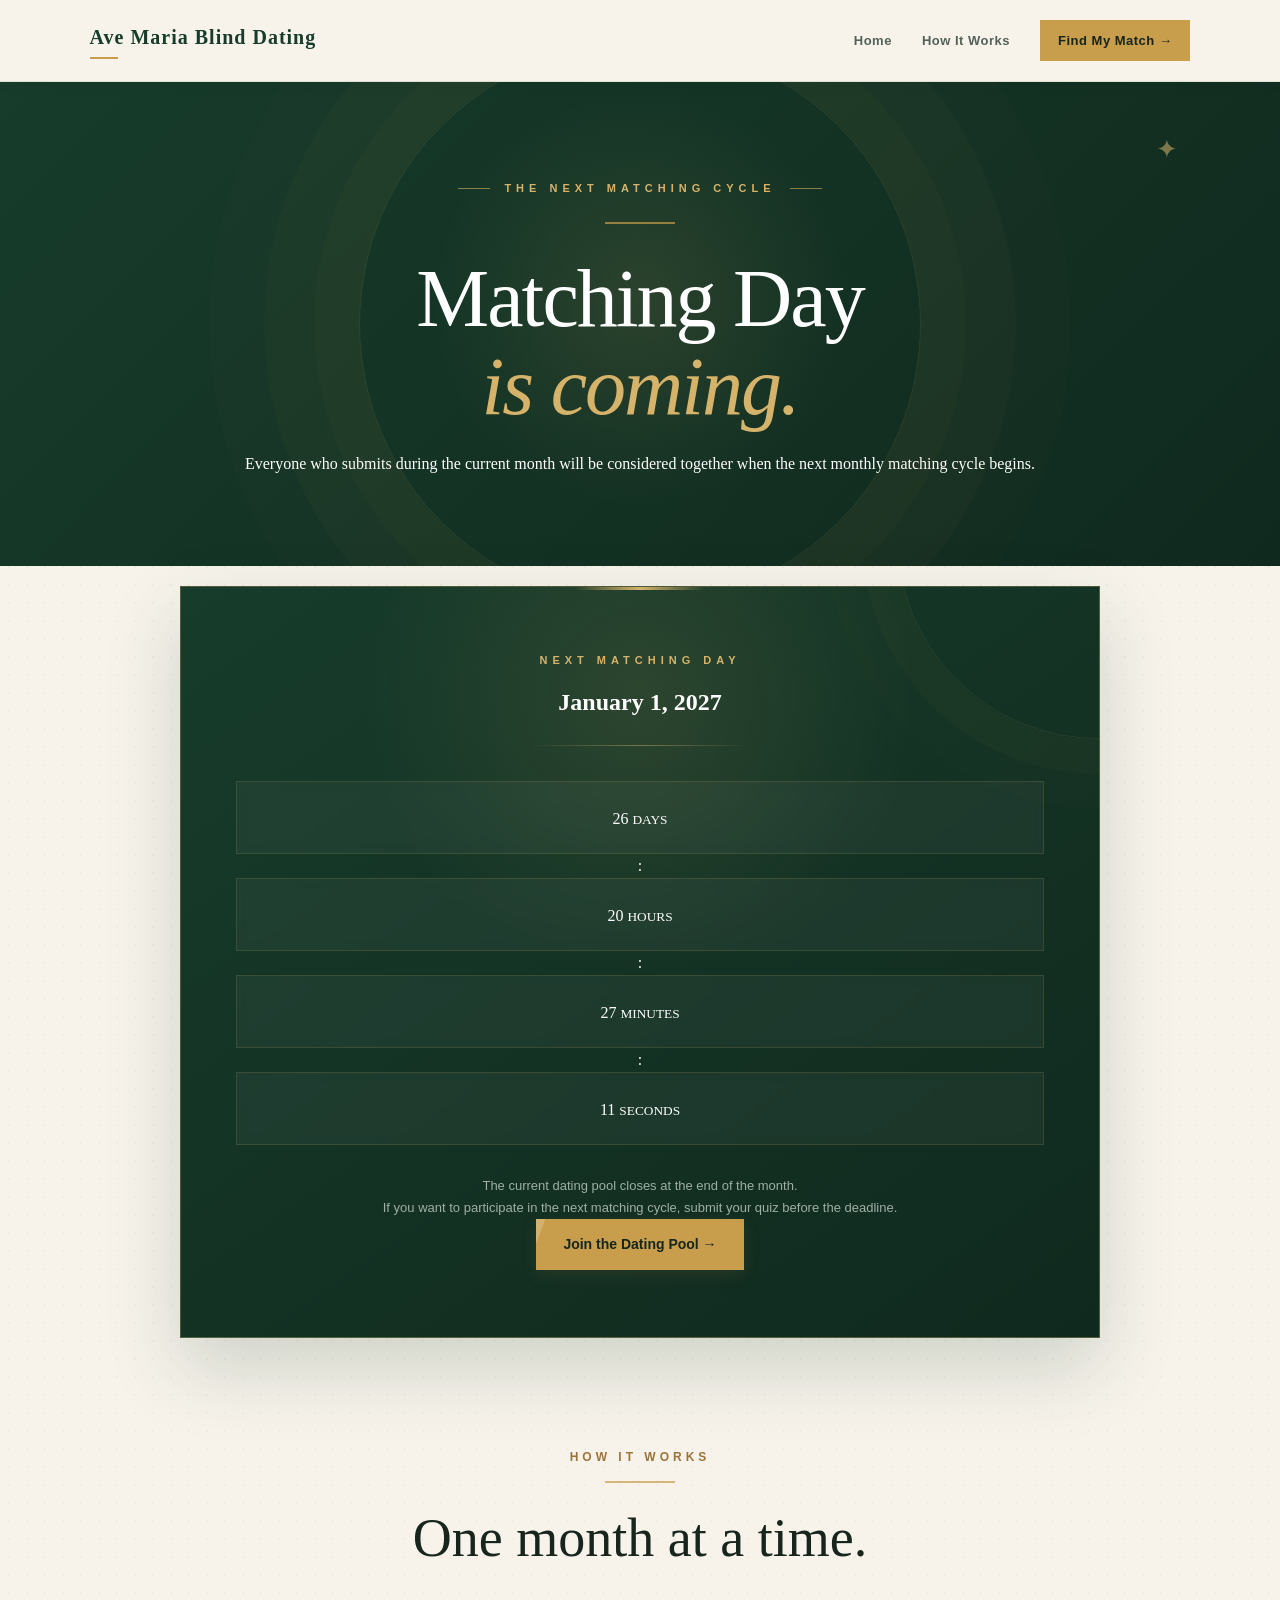
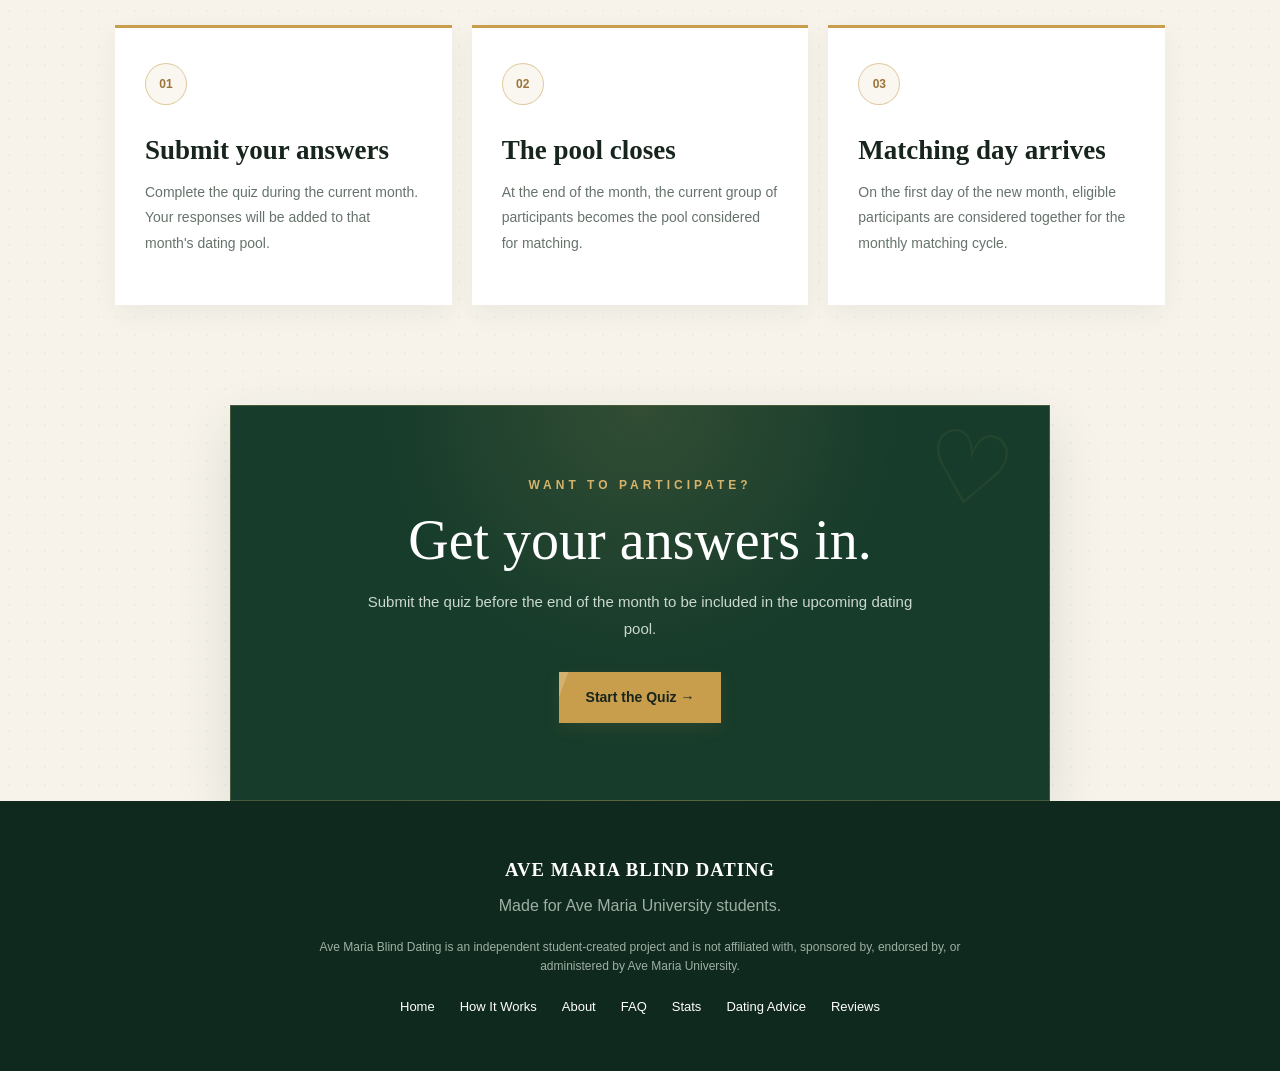
<file: countdown.html>
<!DOCTYPE html>
<html lang="en">

<head>

    <meta charset="UTF-8">

    <meta
        name="viewport"
        content="width=device-width, initial-scale=1.0"
    >

    <title>Next Matching Day | Ave Maria Blind Dating</title>

    <link rel="stylesheet" href="style.css">

</head>


<body>


    <!-- Navigation -->

    <nav class="navbar">

        <div class="logo">

            <a href="index.html">
                Ave Maria Blind Dating
            </a>

        </div>


        <div class="nav-links">

            <a href="index.html">
                Home
            </a>

            <a href="index.html#how-it-works">
                How It Works
            </a>

            <a href="quiz.html" class="nav-cta">
                Find My Match →
            </a>

        </div>

    </nav>



      <!-- Countdown Header -->
    <section class="countdown-header">

        <div class="countdown-content">

            <p class="section-label">
                THE NEXT MATCHING CYCLE
            </p>

            <div class="section-divider"></div>

            <h1>
                Matching Day<br>
                <span>is coming.</span>
            </h1>

            <p>
                Everyone who submits during the current month
                will be considered together when the next
                monthly matching cycle begins.
            </p>

        </div>

    </section>


    <!-- Countdown -->
    <main class="countdown-page">

        <section class="countdown-card">

            <p class="countdown-label">
                NEXT MATCHING DAY
            </p>

            <h2 id="matching-date">
                Loading...
            </h2>

            <div class="countdown-divider"></div>

            <div class="countdown-timer">

                <div class="countdown-unit">

                    <span id="days">
                        00
                    </span>

                    <small>
                        DAYS
                    </small>

                </div>


                <div class="countdown-separator">
                    :
                </div>


                <div class="countdown-unit">

                    <span id="hours">
                        00
                    </span>

                    <small>
                        HOURS
                    </small>

                </div>


                <div class="countdown-separator">
                    :
                </div>


                <div class="countdown-unit">

                    <span id="minutes">
                        00
                    </span>

                    <small>
                        MINUTES
                    </small>

                </div>


                <div class="countdown-separator">
                    :
                </div>


                <div class="countdown-unit">

                    <span id="seconds">
                        00
                    </span>

                    <small>
                        SECONDS
                    </small>

                </div>

            </div>


            <div class="countdown-message">

                <p>
                    The current dating pool closes at the end
                    of the month.
                </p>

                <p>
                    If you want to participate in the next
                    matching cycle, submit your quiz before
                    the deadline.
                </p>

            </div>


            <a href="quiz.html" class="primary-button">
                Join the Dating Pool →
            </a>

        </section>


        <!-- How The Cycle Works -->

        <section class="countdown-info">

            <p class="section-label">
                HOW IT WORKS
            </p>

            <div class="section-divider"></div>

            <h2>
                One month at a time.
            </h2>


            <div class="countdown-steps">


                <div class="countdown-step">

                    <span class="countdown-step-number">
                        01
                    </span>

                    <h3>
                        Submit your answers
                    </h3>

                    <p>
                        Complete the quiz during the current
                        month. Your responses will be added to
                        that month's dating pool.
                    </p>

                </div>


                <div class="countdown-step">

                    <span class="countdown-step-number">
                        02
                    </span>

                    <h3>
                        The pool closes
                    </h3>

                    <p>
                        At the end of the month, the current
                        group of participants becomes the pool
                        considered for matching.
                    </p>

                </div>


                <div class="countdown-step">

                    <span class="countdown-step-number">
                        03
                    </span>

                    <h3>
                        Matching day arrives
                    </h3>

                    <p>
                        On the first day of the new month,
                        eligible participants are considered
                        together for the monthly matching cycle.
                    </p>

                </div>


            </div>

        </section>



        <!-- CTA -->

        <section class="countdown-cta">

            <p class="section-label">
                WANT TO PARTICIPATE?
            </p>

            <h2>
                Get your answers in.
            </h2>

            <p>
                Submit the quiz before the end of the month
                to be included in the upcoming dating pool.
            </p>

            <a
                href="quiz.html"
                class="primary-button"
            >
                Start the Quiz →
            </a>

        </section>

    </main>



    <!-- Footer -->

    <footer>

        <h3>
            AVE MARIA BLIND DATING
        </h3>

        <p>
            Made for Ave Maria University students.
        </p>

        <p class="footer-disclaimer">
            Ave Maria Blind Dating is an independent student-created
            project and is not affiliated with, sponsored by, endorsed
            by, or administered by Ave Maria University.
        </p>


        <div class="footer-links">

            <a href="index.html">
                Home
            </a>

            <a href="index.html#how-it-works">
                How It Works
            </a>

            <a href="index.html#about">
                About
            </a>

            <a href="index.html#faq">
                FAQ
            </a>

            <a href="stats.html">
                Stats
            </a>

            <a href="advice.html">
                Dating Advice
            </a>

            <a href="reviews.html">
                Reviews
            </a>

        </div>

    </footer>



    <!-- Countdown Script -->
    <script>

        /*
         * Find the first day of the next month.
         *
         * Example:
         * September 2026 → October 1, 2026
         */

        function getNextMatchingDay() {

            const now = new Date();

            return new Date(
                now.getFullYear(),
                now.getMonth() + 1,
                1,
                0,
                0,
                0,
                0
            );

        }


        const matchingDate =
            getNextMatchingDay();


        /*
         * Display the matching date.
         */

        const dateDisplay =
            document.getElementById("matching-date");


        dateDisplay.textContent =
            matchingDate.toLocaleDateString(
                "en-US",
                {
                    month: "long",
                    day: "numeric",
                    year: "numeric"
                }
            );


        /*
         * Countdown.
         */

        function updateCountdown() {

            const now =
                new Date().getTime();

            const target =
                matchingDate.getTime();

            const difference =
                target - now;


            /*
             * If the countdown reaches zero,
             * reload the page so the next monthly
             * cycle can be calculated.
             */

            if (difference <= 0) {

                window.location.reload();

                return;

            }


            const days =
                Math.floor(
                    difference /
                    (1000 * 60 * 60 * 24)
                );


            const hours =
                Math.floor(
                    (difference /
                    (1000 * 60 * 60)) % 24
                );


            const minutes =
                Math.floor(
                    (difference /
                    (1000 * 60)) % 60
                );


            const seconds =
                Math.floor(
                    (difference / 1000) % 60
                );


            document.getElementById("days")
                .textContent =
                String(days).padStart(2, "0");


            document.getElementById("hours")
                .textContent =
                String(hours).padStart(2, "0");


            document.getElementById("minutes")
                .textContent =
                String(minutes).padStart(2, "0");


            document.getElementById("seconds")
                .textContent =
                String(seconds).padStart(2, "0");

        }


        updateCountdown();


        setInterval(
            updateCountdown,
            1000
        );

    </script>

</body>
</html>
</file>
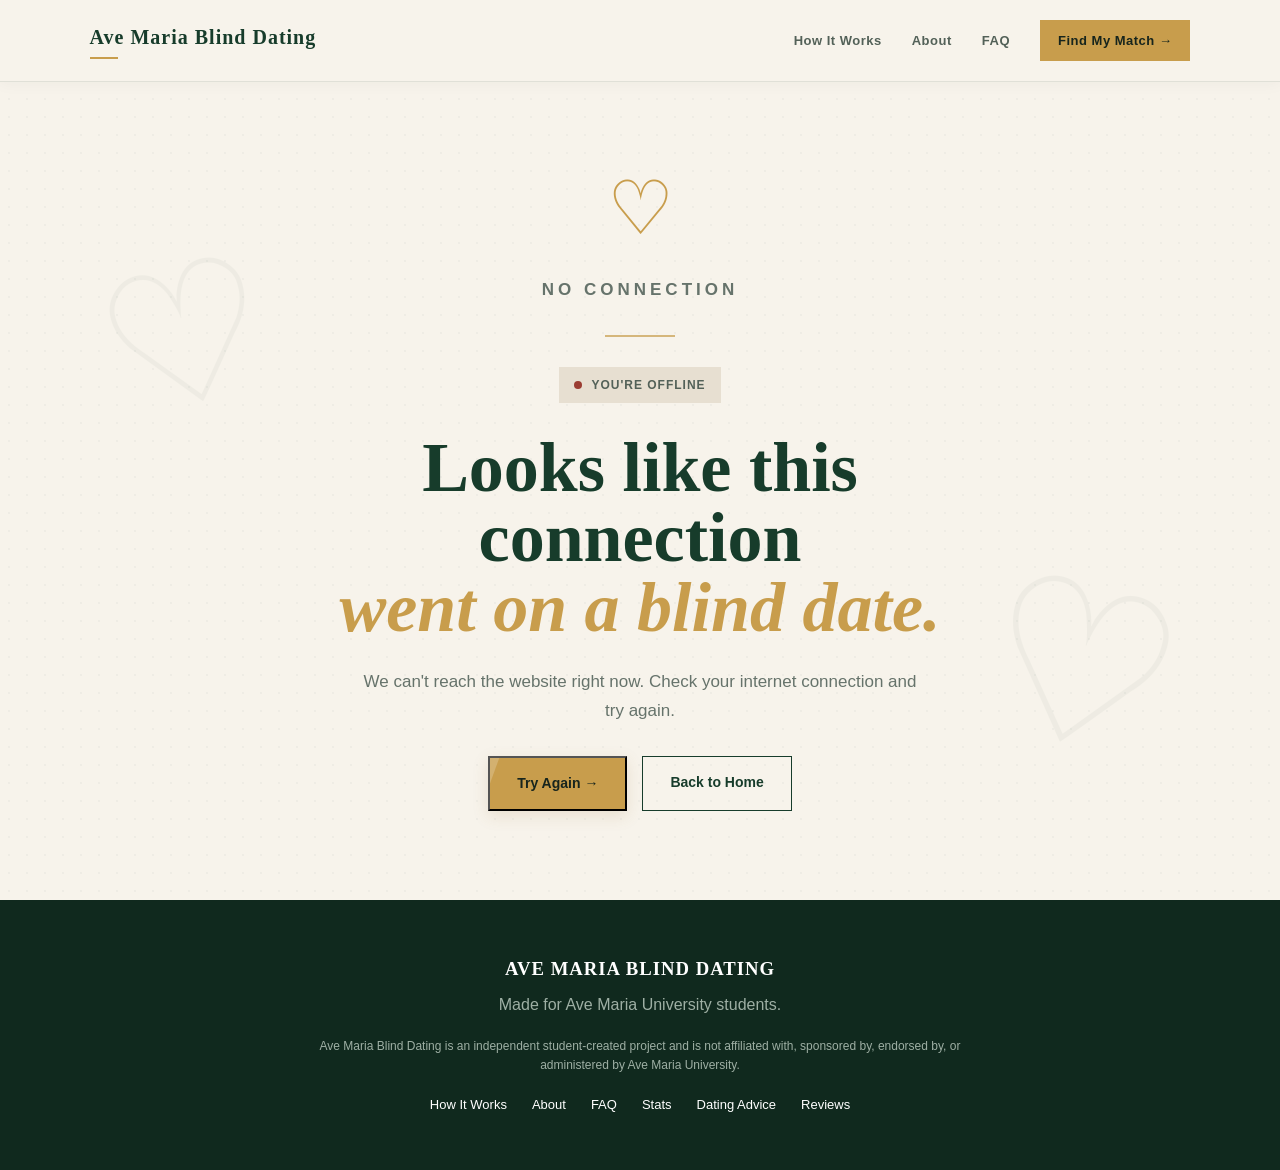
<file: offline.html>
<!DOCTYPE html> <html lang="en"> <head>
<meta charset="UTF-8">

<meta
    name="viewport"
    content="width=device-width, initial-scale=1.0"
>

<title>No Connection | Ave Maria Blind Dating</title>

<link rel="stylesheet" href="style.css">

<style>

    /* ==============================
       OFFLINE PAGE
    ============================== */

    .offline-page {

        min-height: calc(100vh - 82px);

        display: flex;

        align-items: center;

        justify-content: center;

        padding: 80px 7%;

        text-align: center;

        position: relative;

        overflow: hidden;

    }


    .offline-content {

        width: min(700px, 100%);

        position: relative;

        z-index: 2;

    }


    .offline-icon {

        font-size: 75px;

        line-height: 1;

        color: #c89d4c;

        margin-bottom: 30px;

        animation:
            offlinePulse 3s ease-in-out infinite;

    }


    .offline-page h1 {

        font-size:
            clamp(42px, 6vw, 70px);

        line-height: 1;

        color: #173c2b;

        margin-bottom: 25px;

    }


    .offline-page h1 span {

        color: #c89d4c;

        font-style: italic;

    }


    .offline-page p {

        max-width: 560px;

        margin: 0 auto 30px;

        font-family: Arial, sans-serif;

        font-size: 17px;

        line-height: 1.7;

        color: #66736b;

    }


    .offline-divider {

        width: 70px;

        height: 2px;

        background: #c89d4c;

        margin: 0 auto 30px;

        opacity: .7;

    }


    .offline-status {

        display: inline-flex;

        align-items: center;

        gap: 9px;

        margin-bottom: 30px;

        padding: 9px 15px;

        background: #e7dfd1;

        font-family: Arial, sans-serif;

        font-size: 12px;

        font-weight: bold;

        letter-spacing: 1px;

        color: #536158;

    }


    .status-dot {

        width: 8px;

        height: 8px;

        border-radius: 50%;

        background: #9b3d32;

    }


    .offline-buttons {

        display: flex;

        justify-content: center;

        gap: 15px;

        flex-wrap: wrap;

    }


    /* Decorative hearts */

    .offline-decoration {

        position: absolute;

        color: #173c2b;

        opacity: .035;

        pointer-events: none;

        user-select: none;

    }


    .offline-decoration.one {

        top: 14%;

        left: 8%;

        font-size: 190px;

        transform: rotate(-15deg);

    }


    .offline-decoration.two {

        bottom: 8%;

        right: 8%;

        font-size: 220px;

        transform: rotate(15deg);

    }


    /* Animation */

    @keyframes offlinePulse {

        0%,
        100% {

            transform:
                scale(1);

            opacity: 1;

        }

        50% {

            transform:
                scale(1.08);

            opacity: .75;

        }

    }


    /* Mobile */

    @media (max-width: 600px) {

        .offline-page {

            padding:
                60px 7%;

        }


        .offline-icon {

            font-size: 60px;

        }


        .offline-page h1 {

            font-size: 42px;

        }


        .offline-page p {

            font-size: 15px;

        }


        .offline-buttons {

            flex-direction: column;

        }


        .offline-buttons a,
        .offline-buttons button {

            width: 100%;

            text-align: center;

        }


        .offline-decoration {

            display: none;

        }

    }

</style>

</head> <body>
<!-- Navigation -->

<nav class="navbar">

    <a href="index.html" class="logo">
        Ave Maria Blind Dating
    </a>


    <div class="nav-links">

        <a href="index.html#how-it-works">
            How It Works
        </a>

        <a href="index.html#about">
            About
        </a>

        <a href="index.html#faq">
            FAQ
        </a>

        <a href="quiz.html" class="nav-cta">
            Find My Match →
        </a>

    </div>

</nav>


<!-- Offline -->

<main class="offline-page">


    <div
        class="offline-decoration one"
        aria-hidden="true"
    >
        ♡
    </div>


    <div
        class="offline-decoration two"
        aria-hidden="true"
    >
        ♡
    </div>


    <div class="offline-content">


        <div
            class="offline-icon"
            aria-hidden="true"
        >
            ♡
        </div>


        <p class="section-label">
            NO CONNECTION
        </p>


        <div class="offline-divider"></div>


        <div class="offline-status">

            <span class="status-dot"></span>

            YOU'RE OFFLINE

        </div>


        <h1>
            Looks like this connection<br>
            <span>went on a blind date.</span>
        </h1>


        <p>
            We can't reach the website right now.
            Check your internet connection and try again.
        </p>


        <div class="offline-buttons">

            <button
                type="button"
                class="primary-button"
                onclick="window.location.reload()"
            >
                Try Again →
            </button>


            <a
                href="index.html"
                class="secondary-button"
                style="
                    background: transparent;
                    color: #173c2b;
                    border-color: #173c2b;
                "
            >
                Back to Home
            </a>

        </div>


    </div>

</main>


<!-- Footer -->

<footer>

    <h3>
        AVE MARIA BLIND DATING
    </h3>

    <p>
        Made for Ave Maria University students.
    </p>

    <p class="footer-disclaimer">
        Ave Maria Blind Dating is an independent
        student-created project and is not affiliated
        with, sponsored by, endorsed by, or administered
        by Ave Maria University.
    </p>

    <div class="footer-links">

        <a href="index.html#how-it-works">
            How It Works
        </a>

        <a href="index.html#about">
            About
        </a>

        <a href="index.html#faq">
            FAQ
        </a>

        <a href="stats.html">
            Stats
        </a>

        <a href="advice.html">
            Dating Advice
        </a>

        <a href="reviews.html">
            Reviews
        </a>

    </div>

</footer>

</body> </html>
</file>
<file: style.css>
/* ==============================
   GENERAL
============================== */

* {
    margin: 0;
    padding: 0;
    box-sizing: border-box;
}

html {
    scroll-behavior: smooth;
}

body {
    font-family: Georgia, "Times New Roman", serif;
    color: #17251d;
    background-color: #f7f3eb;

    background-image:
        radial-gradient(
            rgba(23, 60, 43, 0.035) 1px,
            transparent 1px
        );

    background-size: 18px 18px;

    line-height: 1.5;
}

a {
    text-decoration: none;
    color: inherit;
}

img {
    max-width: 100%;
    display: block;
}

button,
input,
select,
textarea {
    font: inherit;
}


/* ==============================
   SHARED PAGE CONTAINER
============================== */

/*
   Keeps content from stretching all the way
   to the edges of the screen on the new pages.
*/

.page-container {
    width: min(1100px, 90%);
    margin: 0 auto;
}

.content-container {
    width: min(900px, 90%);
    margin: 0 auto;
}


/* ==============================
   TOP NAVIGATION
============================== */

.navbar {
    min-height: 82px;
    padding: 0 7%;

    display: flex;
    align-items: center;
    justify-content: space-between;

    background: #f7f3eb;

    border-bottom: 1px solid rgba(23, 60, 43, 0.10);

    position: relative;
    z-index: 100;

    box-shadow:
        0 2px 15px rgba(23, 60, 43, 0.04);
}


/* Logo */

.logo {
    font-size: 20px;
    font-weight: bold;
    letter-spacing: 1px;

    color: #173c2b;

    position: relative;
}

.logo::after {
    content: "";

    display: block;

    width: 28px;
    height: 2px;

    margin-top: 5px;

    background: #c89d4c;

    transition: width .25s ease;
}

.logo:hover::after {
    width: 50px;
}


/* Navigation links */

.nav-links {
    display: flex;
    align-items: center;

    gap: 30px;

    font-family: Arial, sans-serif;
    font-size: 13px;
    font-weight: 600;

    letter-spacing: .5px;
}

.nav-links a {
    position: relative;

    color: #536158;

    padding: 8px 0;

    transition:
        color .2s ease,
        transform .2s ease;
}


/* Gold underline */

.nav-links a:not(.nav-cta)::after {
    content: "";

    position: absolute;

    left: 0;
    bottom: 0;

    width: 0;
    height: 2px;

    background: #c89d4c;

    transition: width .25s ease;
}

.nav-links a:not(.nav-cta):hover {
    color: #173c2b;

    transform: translateY(-1px);
}

.nav-links a:not(.nav-cta):hover::after {
    width: 100%;
}


/* Navigation CTA */

.nav-cta {
    padding: 11px 18px !important;

    background: #c89d4c;

    color: #17251d !important;

    font-weight: bold;

    transition: all .2s ease !important;
}

.nav-cta::after {
    display: none !important;
}

.nav-cta:hover {
    background: #e0bd78;

    color: #17251d !important;

    transform: translateY(-2px);

    box-shadow:
        0 5px 15px rgba(156, 116, 56, .18);
}


/* ==============================
   HERO
============================== */

.hero {
    min-height: 650px;

    padding: 80px 10%;

    display: flex;
    align-items: center;
    justify-content: space-between;

    background: #173c2b;
    color: white;

    position: relative;
    overflow: hidden;
}

.hero-content {
    max-width: 650px;

    position: relative;
    z-index: 2;
}

.small-title {
    font-family: Arial, sans-serif;
    font-size: 13px;
    letter-spacing: 4px;

    color: #d6b36a;

    margin-bottom: 25px;
}

.hero h1 {
    font-size: clamp(55px, 7vw, 95px);

    line-height: .95;

    margin-bottom: 30px;
}

.hero h1 span {
    color: #d6b36a;
    font-style: italic;
}

.hero-text {
    font-family: Arial, sans-serif;

    max-width: 550px;

    font-size: 18px;
    line-height: 1.7;

    color: #dce6df;

    margin-bottom: 35px;
}


/* ==============================
   BUTTONS
============================== */

.buttons {
    display: flex;
    gap: 15px;

    flex-wrap: wrap;
}

.primary-button,
.secondary-button {
    display: inline-block;

    padding: 15px 27px;

    font-family: Arial, sans-serif;
    font-size: 14px;
    font-weight: bold;

    transition:
        background .2s ease,
        color .2s ease,
        transform .2s ease,
        box-shadow .2s ease;

    cursor: pointer;
}

.primary-button {
    position: relative;
    overflow: hidden;

    background: #c89d4c;
    color: #17251d;

    box-shadow:
        0 5px 15px rgba(156, 116, 56, .15);
}

.primary-button::before {
    content: "";

    position: absolute;

    top: 0;
    left: -100%;

    width: 100%;
    height: 100%;

    background: rgba(255, 255, 255, .2);

    transform: skewX(-20deg);

    transition: left .5s ease;
}

.primary-button:hover::before {
    left: 120%;
}

.primary-button:hover {
    background: #e0bd78;

    transform: translateY(-2px);

    box-shadow:
        0 8px 20px rgba(156, 116, 56, .20);
}

.secondary-button {
    border: 1px solid #dce6df;

    color: white;
}

.secondary-button:hover {
    background: white;

    color: #173c2b;

    transform: translateY(-2px);
}


/* ==============================
   MYSTERY PEOPLE → HEART ANIMATION
============================== */

.morph-animation {
    position: absolute;

    right: 5%;
    top: 50%;

    width: 430px;
    height: 430px;

    transform: translateY(-50%);

    opacity: .13;

    pointer-events: none;
}


/* ==============================
   PEOPLE
============================== */

.person-shape {
    position: absolute;

    inset: 0;

    display: flex;
    flex-direction: column;

    align-items: center;
    justify-content: center;

    color: white;

    opacity: 0;

    animation: personCycle 8s infinite;

    transform-origin: center;
}


/* Head */

.person-head {
    width: 105px;
    height: 105px;

    background: white;

    border-radius: 50%;

    margin-bottom: 16px;
}


/* Body */

.person-body {
    width: 225px;
    height: 205px;

    background: white;

    border-radius:
        115px 115px 20px 20px;
}


/* ==============================
   PERSON TIMING
============================== */

.person-one {
    animation-delay: 0s;
}

.person-two {
    animation-delay: 1.4s;
}

.person-three {
    animation-delay: 2.8s;
}

.person-four {
    animation-delay: 4.2s;
}


/* ==============================
   PERSON ANIMATION
============================== */

@keyframes personCycle {

    0% {
        opacity: 0;

        transform:
            translateY(35px)
            scale(.75);
    }

    5% {
        opacity: 0;
    }

    9% {
        opacity: 1;

        transform:
            translateY(0)
            scale(1);
    }

    14% {
        opacity: 1;

        transform:
            translateY(0)
            scale(1);
    }

    17% {
        opacity: .7;

        transform:
            translateY(-8px)
            scale(1.03);
    }

    20% {
        opacity: 0;

        transform:
            translateY(-25px)
            scale(1.08);
    }

    100% {
        opacity: 0;
    }
}


/* ==============================
   DIFFERENT SILHOUETTES
============================== */


/* Person 1 */

.person-one .person-head {
    width: 105px;
    height: 105px;
}

.person-one .person-body {
    width: 225px;
    height: 205px;

    border-radius:
        115px 115px 20px 20px;
}


/* Person 2 */

.person-two .person-head {
    width: 90px;
    height: 90px;
}

.person-two .person-body {
    width: 255px;
    height: 185px;

    border-radius:
        130px 130px 18px 18px;
}


/* Person 3 */

.person-three .person-head {
    width: 118px;
    height: 118px;
}

.person-three .person-body {
    width: 190px;
    height: 230px;

    border-radius:
        100px 100px 20px 20px;
}


/* Person 4 */

.person-four .person-head {
    width: 96px;
    height: 96px;
}

.person-four .person-body {
    width: 270px;
    height: 180px;

    border-radius:
        140px 140px 20px 20px;
}


/* ==============================
   GIANT HEART
============================== */

.morph-heart {
    position: absolute;

    inset: 0;

    display: flex;

    align-items: center;
    justify-content: center;

    font-size: 300px;

    line-height: 1;

    color: #d6b36a;

    opacity: 0;

    transform-origin: center;

    animation: heartReveal 8s infinite;
}


/* ==============================
   HEART REVEAL
============================== */

@keyframes heartReveal {

    0%,
    70% {
        opacity: 0;

        transform:
            scale(.55)
            rotate(-15deg);
    }

    72% {
        opacity: 0;

        transform:
            scale(.65)
            rotate(-10deg);
    }

    76% {
        opacity: .3;

        transform:
            scale(.75)
            rotate(-7deg);
    }

    82% {
        opacity: 1;

        transform:
            scale(1.12)
            rotate(5deg);
    }

    88% {
        opacity: 1;

        transform:
            scale(1)
            rotate(0deg);
    }

    94% {
        opacity: 1;

        transform:
            scale(1)
            rotate(0deg);
    }

    100% {
        opacity: 0;

        transform:
            scale(.9)
            rotate(-5deg);
    }
}


/* ==============================
   MOBILE — NAV + HERO
============================== */

@media (max-width: 750px) {

    .navbar {
        padding: 0 6%;
    }

    .nav-links {
        display: none;
    }

    .hero {
        padding: 70px 7%;

        min-height: 700px;

        display: block;
    }

    .hero-content {
        max-width: 100%;
    }

    .hero h1 {
        font-size: 55px;
    }

    .hero-text {
        font-size: 16px;
    }

    .morph-animation {
        position: absolute;

        right: -55px;
        top: 62%;

        width: 260px;
        height: 300px;

        opacity: .09;

        transform: none;
    }

    .buttons {
        position: relative;
        z-index: 3;
    }
}


/* ==============================
   VERY SMALL SCREENS
============================== */

@media (max-width: 400px) {

    .logo {
        font-size: 17px;
    }

    .hero {
        padding: 60px 6%;
    }

    .hero h1 {
        font-size: 48px;
    }

    .morph-animation {
        right: -85px;

        opacity: .07;
    }

    .primary-button,
    .secondary-button {
        width: 100%;
        text-align: center;
    }
}
/* ==============================
   SHARED SECTIONS
============================== */

.section {
    padding: 110px 0;

    text-align: center;
}

.section > * {
    position: relative;
    z-index: 1;
}

.section-label {
    font-family: Arial, sans-serif;

    font-size: 12px;

    letter-spacing: 4px;

    color: #9c7438;

    font-weight: bold;

    margin-bottom: 15px;
}

.section h2 {
    font-size: 52px;

    line-height: 1.05;

    margin-bottom: 60px;
}

.section-divider {
    width: 70px;
    height: 2px;

    background: #c89d4c;

    margin: 0 auto 35px;

    opacity: .7;
}


/* ==============================
   HOW IT WORKS
============================== */

.steps {
    width: min(1100px, 90%);

    display: grid;

    grid-template-columns:
        repeat(3, 1fr);

    gap: 50px;

    margin: 0 auto;
}

.step {
    text-align: left;

    opacity: 0;

    transform: translateY(25px);

    transition:
        opacity .7s ease,
        transform .7s ease;
}

.scroll-reveal.visible .step {
    opacity: 1;

    transform: translateY(0);
}

.scroll-reveal.visible .step:nth-child(2) {
    transition-delay: .08s;
}

.scroll-reveal.visible .step:nth-child(3) {
    transition-delay: .16s;
}

.number {
    font-family: Arial, sans-serif;

    color: #b28742;

    font-size: 14px;

    font-weight: bold;

    margin-bottom: 20px;
}

.step h3 {
    font-size: 30px;

    line-height: 1.15;

    margin-bottom: 15px;
}

.step p {
    font-family: Arial, sans-serif;

    line-height: 1.7;

    color: #66736b;
}


/* ==============================
   MONTHLY PROCESS
============================== */

.monthly-process {
    width: min(760px, 90%);

    margin: 85px auto 0;

    padding: 50px 55px;

    background: #e7dfd1;

    border-top:
        3px solid #c89d4c;

    text-align: center;
}

.monthly-process .section-label {
    margin-bottom: 12px;
}

.monthly-process h3 {
    font-size: 32px;

    line-height: 1.2;

    margin-bottom: 18px;
}

.monthly-process p:not(.section-label) {
    max-width: 620px;

    margin: 0 auto 18px;

    font-family: Arial, sans-serif;

    font-size: 15px;

    line-height: 1.7;

    color: #536158;
}

.monthly-process .secondary-button {
    display: inline-block;

    margin-top: 15px;

    background: #173c2b;

    border-color: #173c2b;

    color: white;
}

.monthly-process .secondary-button:hover {
    background: #c89d4c;

    border-color: #c89d4c;

    color: #17251d;
}


/* ==============================
   ABOUT
============================== */

.about {
    background: #e7dfd1;

    padding: 110px 10%;

    display: flex;

    align-items: center;

    justify-content: space-between;

    gap: 80px;

    position: relative;

    overflow: hidden;
}

.about::before {
    content: "❧";

    position: absolute;

    left: 3%;
    top: 15%;

    font-size: 150px;

    color:
        rgba(23, 60, 43, .06);

    transform: rotate(-20deg);

    pointer-events: none;
}

.about-text {
    max-width: 600px;

    position: relative;

    z-index: 1;
}

.about-text h2 {
    font-size: 55px;

    line-height: 1.05;

    margin-bottom: 30px;
}

.about-text p {
    font-family: Arial, sans-serif;

    line-height: 1.8;

    color: #536158;

    margin-bottom: 20px;
}


/* ==============================
   MYSTERY MATCH CARD
============================== */

.mystery-card-wrapper {
    width: 340px;
    height: 430px;

    position: relative;

    flex-shrink: 0;

    animation:
        mysteryFloat 5s ease-in-out infinite;
}

.mystery-card-back {
    position: absolute;

    width: 100%;
    height: 100%;

    top: 14px;
    left: 14px;

    background: #c89d4c;

    transform: rotate(4deg);

    border-radius: 3px;
}

.match-card {
    position: relative;

    width: 100%;
    height: 100%;

    padding: 40px 30px;

    background:
        linear-gradient(
            145deg,
            #173c2b,
            #123326
        );

    color: white;

    display: flex;

    flex-direction: column;

    align-items: center;

    justify-content: center;

    text-align: center;

    border:
        1px solid
        rgba(214, 179, 106, .35);

    border-radius: 3px;

    overflow: hidden;

    box-shadow:
        0 20px 45px
        rgba(23, 60, 43, .20);

    transition:
        transform .35s ease,
        box-shadow .35s ease;
}

.mystery-card-wrapper:hover {
    animation-play-state: paused;
}

.mystery-card-wrapper:hover .match-card {
    transform:
        translateY(-8px)
        rotate(-1deg);

    box-shadow:
        0 30px 60px
        rgba(23, 60, 43, .28);
}


/* Card decorations */

.match-card::before {
    content: "";

    position: absolute;

    width: 270px;
    height: 270px;

    border:
        1px solid
        rgba(214, 179, 106, .12);

    border-radius: 50%;

    top: -115px;
    right: -90px;
}

.match-card::after {
    content: "";

    position: absolute;

    width: 190px;
    height: 190px;

    border:
        1px solid
        rgba(214, 179, 106, .08);

    border-radius: 50%;

    bottom: -90px;
    left: -80px;
}

.match-card > * {
    position: relative;

    z-index: 2;
}

.match-label {
    font-family: Arial, sans-serif;

    font-size: 11px;

    font-weight: bold;

    letter-spacing: 4px;

    color: #d6b36a;

    margin-bottom: 20px;
}

.mystery-symbol {
    width: 145px;
    height: 145px;

    display: flex;

    align-items: center;
    justify-content: center;

    margin-bottom: 18px;

    border:
        1px solid
        rgba(214, 179, 106, .35);

    border-radius: 50%;

    background:
        radial-gradient(
            circle,
            rgba(200, 157, 76, .16),
            rgba(200, 157, 76, .03)
        );

    box-shadow:
        0 0 35px
        rgba(200, 157, 76, .08);

    animation:
        mysteryPulse 3s ease-in-out infinite;
}

.mystery-symbol span {
    font-family:
        Georgia,
        "Times New Roman",
        serif;

    font-size: 105px;

    line-height: 1;

    color: #d6b36a;

    font-weight: bold;

    transform: translateY(-5px);
}

.card-divider {
    width: 90px;

    height: 1px;

    background:
        rgba(214, 179, 106, .4);

    margin: 8px 0 20px;

    position: relative;
}

.card-divider span {
    position: absolute;

    left: 50%;
    top: 50%;

    transform:
        translate(-50%, -50%);

    padding: 0 10px;

    background: #173c2b;

    color: #d6b36a;

    font-size: 16px;
}

.match-card h3 {
    font-size: 25px;

    line-height: 1.2;

    margin-bottom: 9px;

    font-weight: normal;
}

.match-question {
    font-family: Arial, sans-serif;

    font-size: 13px;

    color: #aebdb4;

    letter-spacing: .5px;
}

.card-decoration {
    position: absolute;

    color: #d6b36a;

    opacity: .5;

    font-size: 18px;
}

.card-decoration-top {
    top: 28px;
    left: 30px;
}

.card-decoration-bottom {
    bottom: 25px;
    right: 30px;

    transform: rotate(25deg);
}


/* ==============================
   CARD ANIMATIONS
============================== */

@keyframes mysteryFloat {

    0%,
    100% {
        transform:
            translateY(0)
            rotate(2deg);
    }

    50% {
        transform:
            translateY(-10px)
            rotate(1deg);
    }
}

@keyframes mysteryPulse {

    0%,
    100% {
        transform: scale(1);

        box-shadow:
            0 0 25px
            rgba(200, 157, 76, .06);
    }

    50% {
        transform: scale(1.04);

        box-shadow:
            0 0 40px
            rgba(200, 157, 76, .15);
    }
}


/* ==============================
   QUESTIONS
============================== */

.questions {
    background: #f7f3eb;
}

.question-grid {
    width: min(900px, 90%);

    margin: auto;

    display: grid;

    grid-template-columns:
        repeat(2, 1fr);

    gap: 15px;
}

.question-grid div {
    padding: 22px;

    background: white;

    font-family: Arial, sans-serif;

    font-size: 15px;

    text-align: left;

    border-left:
        4px solid #c89d4c;

    transition:
        transform .2s ease,
        box-shadow .2s ease;
}

.question-grid div:hover {
    transform: translateY(-3px);

    box-shadow:
        0 8px 20px
        rgba(23, 60, 43, .08);
}


/* ==============================
   AFTER DATE
============================== */

.after-date {
    background: #e7dfd1;
}

.after-date-intro {
    width: min(700px, 90%);

    margin: -25px auto 55px;

    font-family: Arial, sans-serif;

    font-size: 16px;

    line-height: 1.8;

    color: #536158;
}

.after-date-grid {
    width: min(1050px, 90%);

    margin: 0 auto;

    display: grid;

    grid-template-columns:
        repeat(3, 1fr);

    gap: 20px;
}

.after-date-grid > div {
    padding: 35px 28px;

    background: #f7f3eb;

    border-top:
        3px solid #c89d4c;

    text-align: left;

    transition:
        transform .2s ease,
        box-shadow .2s ease;
}

.after-date-grid > div:hover {
    transform: translateY(-4px);

    box-shadow:
        0 10px 25px
        rgba(23, 60, 43, .08);
}

.after-date-grid h3 {
    font-size: 25px;

    margin-bottom: 12px;
}

.after-date-grid p {
    font-family: Arial, sans-serif;

    font-size: 14px;

    line-height: 1.7;

    color: #66736b;
}


/* Future feature */

.future-feature {
    width: min(760px, 90%);

    margin: 60px auto 0;

    padding: 45px;

    background: #173c2b;

    color: white;

    text-align: center;

    border:
        1px solid
        rgba(214, 179, 106, .25);

    box-shadow:
        0 15px 35px
        rgba(23, 60, 43, .12);
}

.future-feature .section-label {
    color: #d6b36a;
}

.future-feature h3 {
    font-size: 30px;

    margin-bottom: 15px;
}

.future-feature p:last-child {
    max-width: 620px;

    margin: auto;

    font-family: Arial, sans-serif;

    color: #cbd8d0;

    line-height: 1.7;
}


/* ==============================
   RESOURCES
============================== */

.resources {
    background: #f7f3eb;
}

.resource-grid {
    width: min(1200px, 92%);

    margin: 0 auto;

    display: grid;

    grid-template-columns:
        repeat(4, 1fr);

    gap: 20px;

    text-align: left;
}

.resource-card {
    display: flex;

    flex-direction: column;

    min-height: 300px;

    padding: 32px;

    background: white;

    border-top:
        4px solid #c89d4c;

    box-shadow:
        0 5px 20px
        rgba(23, 60, 43, .05);

    transition:
        transform .25s ease,
        box-shadow .25s ease,
        background .25s ease;
}

.resource-card:hover {
    transform: translateY(-6px);

    box-shadow:
        0 15px 30px
        rgba(23, 60, 43, .10);

    background: #fffdfa;
}

.resource-number {
    font-family: Arial, sans-serif;

    color: #b28742;

    font-size: 13px;

    font-weight: bold;

    margin-bottom: 35px;
}

.resource-card h3 {
    font-size: 28px;

    line-height: 1.15;

    margin-bottom: 15px;
}

.resource-card p {
    font-family: Arial, sans-serif;

    font-size: 14px;

    line-height: 1.7;

    color: #66736b;

    margin-bottom: 25px;
}

.resource-link {
    margin-top: auto;

    font-family: Arial, sans-serif;

    font-size: 13px;

    font-weight: bold;

    color: #173c2b;
}

.resource-card:hover .resource-link {
    color: #9c7438;
}


/* ==============================
   FAQ
============================== */

.faq-section {
    background: #e7dfd1;
}

.faq-list {
    width: min(900px, 90%);

    margin: 0 auto;

    text-align: left;
}

.faq-item {
    background: #f7f3eb;

    border-bottom:
        1px solid #d8d0c3;

    transition:
        background .2s ease;
}

.faq-item:first-child {
    border-top:
        1px solid #d8d0c3;
}

.faq-item summary {
    padding: 23px 28px;

    font-family: Arial, sans-serif;

    font-size: 15px;

    font-weight: bold;

    color: #27372e;

    cursor: pointer;

    list-style: none;

    position: relative;

    padding-right: 55px;
}

.faq-item summary::-webkit-details-marker {
    display: none;
}

.faq-item summary::after {
    content: "+";

    position: absolute;

    right: 25px;
    top: 50%;

    transform:
        translateY(-50%);

    font-family: Arial, sans-serif;

    font-size: 22px;

    font-weight: normal;

    color: #9c7438;

    transition:
        transform .2s ease;
}

.faq-item[open] summary::after {
    content: "−";
}

.faq-item[open] {
    background: white;
}

.faq-item p {
    max-width: 800px;

    padding: 0 28px 24px;

    font-family: Arial, sans-serif;

    font-size: 14px;

    line-height: 1.8;

    color: #66736b;
}

.faq-item p + p {
    padding-top: 0;
}

.faq-item a {
    color: #9c7438;

    font-weight: bold;

    text-decoration: underline;
}


/* ==============================
   SCROLL REVEAL
============================== */

.scroll-reveal {
    opacity: 0;

    filter: blur(2px);

    transform: translateY(15px);

    transition:
        opacity .7s ease,
        filter .7s ease,
        transform .7s ease;
}

.scroll-reveal.visible {
    opacity: 1;

    filter: blur(0);

    transform: translateY(0);
}


/* ==============================
   FINAL CTA
============================== */

.final-cta {
    padding: 120px 20px;

    text-align: center;

    background: #173c2b;

    color: white;
   
   margin-top: 30 pc;
}

.final-cta h2 {
    font-size: 60px;

    line-height: 1.05;

    margin-bottom: 20px;
}

.final-cta p {
    font-family: Arial, sans-serif;

    color: #cbd8d0;

    margin-bottom: 18px;
}

.final-cta .primary-button {
    margin-top: 15px;
}

.eligibility-note {
    font-size: 13px;

    color: #9eafa4 !important;
}


/* ==============================
   FOOTER
============================== */

footer {
    padding: 55px 10%;

    background: #10291e;

    color: white;

    text-align: center;
}

footer h3 {
    margin-bottom: 10px;

    letter-spacing: 1px;
}

footer p {
    max-width: 650px;

    margin: 0 auto 20px;

    font-family: Arial, sans-serif;

    color: #9eafa4;
}

.footer-disclaimer {
    font-size: 12px;

    line-height: 1.6;
}

.footer-links {
    display: flex;

    justify-content: center;

    flex-wrap: wrap;

    gap: 25px;

    font-family: Arial, sans-serif;

    font-size: 13px;
}

.footer-links a {
    transition: color .2s ease;
}

.footer-links a:hover {
    color: #d6b36a;
}


/* ==============================
   GENERAL NEW-PAGE STYLING
============================== */

/*
   These classes are shared by the new pages:
   countdown.html
   stats.html
   advice.html
   reviews.html
*/

.page-header {
    position: relative;

    overflow: hidden;

    padding: 90px 20px;
   

    background:
        linear-gradient(
            135deg,
            #173c2b 0%,
            #1d4935 100%
        );

    color: white;

    text-align: center;
}

.page-header::before {
    content: "";

    position: absolute;

    width: 320px;
    height: 320px;
   

    border:
        1px solid
        rgba(214, 179, 106, .15);

    border-radius: 50%;

    right: -100px;
    top: -120px;
}
.countdown-page {
   padding-top: 20px;
}

.page-header::after {
    content: "";

    position: absolute;

    width: 220px;
    height: 220px;
   

    border:
        1px solid
        rgba(214, 179, 106, .10);

    border-radius: 50%;

    left: -100px;
    bottom: -120px;
}

.page-header > * {
    position: relative;

    z-index: 1;
}

.page-header .section-label {
    color: #d6b36a;

    margin-bottom: 25px;
}

.page-header h1 {
    max-width: 900px;

    margin: 0 auto 20px;

    font-size:
        clamp(45px, 6vw, 72px);

    line-height: 1;

    letter-spacing: -1px;
}

.page-header p {
    width: min(680px, 90%);

    margin: auto;

    font-family: Arial, sans-serif;

    font-size: 16px;

    line-height: 1.8;

    color: #dce6df;
}
.final-cta {
   margin-bottom: 30px;
}

/* ==============================
   NEW PAGE CONTENT
============================== */

.page-content {
    width: min(1000px, 90%);

    margin: 0 auto;

    padding: 85px 0 110px;
}

.page-content.narrow {
    width: min(800px, 90%);
}

.page-intro {
    max-width: 700px;

    margin: 0 auto 55px;

    text-align: center;

    font-family: Arial, sans-serif;

    font-size: 16px;

    line-height: 1.8;

    color: #66736b;
}


/* ==============================
   CONTENT CARDS
============================== */

.content-card {
    background: white;

    padding: 35px;

    margin-bottom: 20px;

    border-top:
        3px solid #c89d4c;

    box-shadow:
        0 5px 20px
        rgba(23, 60, 43, .05);
}

.content-card h2 {
    font-size: 32px;

    line-height: 1.2;

    margin-bottom: 18px;
}

.content-card h3 {
    font-size: 24px;

    margin-bottom: 12px;
}

.content-card p {
    font-family: Arial, sans-serif;

    font-size: 15px;

    line-height: 1.8;

    color: #66736b;

    margin-bottom: 15px;
}

.content-card p:last-child {
    margin-bottom: 0;
}


/* ==============================
   BACK TO HOME
============================== */

.back-home {
    display: inline-block;

    margin-top: 30px;

    font-family: Arial, sans-serif;

    font-size: 13px;

    font-weight: bold;

    color: #173c2b;

    border-bottom:
        2px solid #c89d4c;

    padding-bottom: 4px;

    transition:
        color .2s ease,
        border-color .2s ease;
}

.back-home:hover {
    color: #9c7438;

    border-color: #9c7438;
}
/* ==============================
   RESPONSIVE — NEW PAGES
============================== */

@media (max-width: 850px) {

    .steps {
        grid-template-columns: 1fr;
        gap: 45px;
    }

    .step {
        text-align: center;
        max-width: 600px;
        margin: 0 auto;
    }

    .about {
        padding: 90px 7%;
        flex-direction: column;
        text-align: center;
    }

    .about-text {
        max-width: 700px;
    }

    .mystery-card-wrapper {
        width: 310px;
        height: 400px;
    }

    .question-grid {
        grid-template-columns: 1fr;
    }

    .after-date-grid {
        grid-template-columns: 1fr;
        width: min(650px, 90%);
    }

    .resource-grid {
        grid-template-columns: 1fr;
        width: min(650px, 90%);
    }

    .resource-card {
        min-height: auto;
    }

    .section h2 {
        font-size: 44px;
    }

    .final-cta h2 {
        font-size: 48px;
    }
}


/* ==============================
   TABLET
============================== */

@media (max-width: 650px) {

    .section {
        padding: 80px 0;
    }

    .section h2 {
        font-size: 40px;
        margin-bottom: 45px;
    }

    .monthly-process {
        padding: 38px 25px;
        margin-top: 65px;
    }

    .monthly-process h3 {
        font-size: 27px;
    }

    .about {
        padding: 80px 6%;
        gap: 55px;
    }

    .about-text h2 {
        font-size: 43px;
    }

    .mystery-card-wrapper {
        width: 290px;
        height: 375px;
    }

    .match-card {
        padding: 30px 22px;
    }

    .mystery-symbol {
        width: 125px;
        height: 125px;
    }

    .mystery-symbol span {
        font-size: 90px;
    }

    .page-header {
        padding: 70px 20px;
    }

    .page-header h1 {
        font-size: 44px;
    }

    .page-header p {
        font-size: 15px;
    }

    .page-content {
        padding: 65px 0 85px;
    }

    .content-card {
        padding: 28px 23px;
    }

    .content-card h2 {
        font-size: 28px;
    }

    .final-cta {
        padding: 90px 20px;
    }

    .final-cta h2 {
        font-size: 42px;
    }

    footer {
        padding: 45px 7%;
    }
}


/* ==============================
   SMALL MOBILE
============================== */

@media (max-width: 450px) {

    .section h2 {
        font-size: 35px;
    }

    .section-label {
        font-size: 10px;
        letter-spacing: 3px;
    }

    .step h3 {
        font-size: 26px;
    }

    .monthly-process {
        width: 88%;
        padding: 32px 20px;
    }

    .monthly-process h3 {
        font-size: 25px;
    }

    .about-text h2 {
        font-size: 37px;
    }

    .mystery-card-wrapper {
        width: 265px;
        height: 350px;
    }

    .mystery-symbol {
        width: 110px;
        height: 110px;
    }

    .mystery-symbol span {
        font-size: 78px;
    }

    .match-card h3 {
        font-size: 22px;
    }

    .page-header {
        padding: 60px 15px;
    }

    .page-header h1 {
        font-size: 38px;
    }

    .page-content {
        width: 92%;
        padding: 55px 0 70px;
    }

    .content-card {
        padding: 25px 20px;
    }

    .content-card h2 {
        font-size: 25px;
    }

    .content-card h3 {
        font-size: 21px;
    }

    .final-cta {
        padding: 75px 18px;
    }

    .final-cta h2 {
        font-size: 36px;
    }

    .footer-links {
        gap: 15px;
    }
}


/* ==============================
   ACCESSIBILITY
============================== */

@media (prefers-reduced-motion: reduce) {

    html {
        scroll-behavior: auto;
    }

    *,
    *::before,
    *::after {
        animation-duration: 0.01ms !important;
        animation-iteration-count: 1 !important;
        transition-duration: 0.01ms !important;
        scroll-behavior: auto !important;
    }

    .scroll-reveal {
        opacity: 1;
        filter: none;
        transform: none;
    }

    .step {
        opacity: 1;
        transform: none;
    }
}


/* ==============================
   FOCUS STATES
============================== */

a:focus-visible,
button:focus-visible,
summary:focus-visible {
    outline: 2px solid #c89d4c;
    outline-offset: 4px;
}


/* ==============================
   SELECTION
============================== */

::selection {
    background: #c89d4c;
    color: #17251d;
}


/* ==============================
   SMOOTH PAGE TRANSITIONS
============================== */

.page-content,
.page-header,
.section,
.final-cta,
footer {
    isolation: isolate;
}


/* ==============================
   END OF STYLE SHEET
============================== */
/* ==============================
   QUIZ PAGE
============================== */

.quiz-header {
    position: relative;

    overflow: hidden;

    padding: 105px 20px 115px;

    background:
        linear-gradient(
            135deg,
            #173c2b 0%,
            #1d4935 100%
        );

    color: white;

    text-align: center;
}


/* Decorative circles */

.quiz-header::before {
    content: "";

    position: absolute;

    width: 320px;
    height: 320px;

    border:
        1px solid
        rgba(214, 179, 106, .18);

    border-radius: 50%;

    right: -100px;
    top: -120px;
}

.quiz-header::after {
    content: "";

    position: absolute;

    width: 200px;
    height: 200px;

    border:
        1px solid
        rgba(214, 179, 106, .10);

    border-radius: 50%;

    left: -80px;
    bottom: -100px;
}

.quiz-header > * {
    position: relative;

    z-index: 1;
}


/* Quiz label */

.quiz-header .section-label {
    color: #d6b36a;

    margin-bottom: 20px;

    letter-spacing: 5px;

    font-size: 11px;
}


/* Quiz heading */

.quiz-header h1 {
    font-size:
        clamp(48px, 6vw, 72px);

    line-height: 1;

    margin-bottom: 28px;

    letter-spacing: -1px;
}


/* Quiz description */

.quiz-header > p:last-child {
    max-width: 620px;

    margin: auto;

    font-family: Arial, sans-serif;

    font-size: 17px;

    line-height: 1.8;

    color: #dce6df;
}


/* Quiz container */

.quiz-container {
    max-width: 800px;

    margin: auto;

    padding: 80px 25px;
}

.quiz-header + .quiz-container {
    padding-top: 75px;
}


/* Form sections */

.form-section {
    background: white;

    padding: 45px;

    margin-bottom: 35px;

    box-shadow:
        0 5px 25px
        rgba(0, 0, 0, .05);
}

.form-section h2 {
    font-size: 38px;

    margin-bottom: 35px;
}

.form-section > label {
    display: block;

    font-family: Arial, sans-serif;

    font-weight: bold;

    margin-top: 25px;

    margin-bottom: 10px;
}


/* Inputs */

input[type="text"],
select,
textarea {
    width: 100%;

    padding: 15px;

    border:
        1px solid #ccd3cd;

    background: #fafafa;

    font-family: Arial, sans-serif;

    font-size: 15px;

    border-radius: 2px;

    transition: .2s;
}

input[type="text"]:focus,
select:focus,
textarea:focus {
    outline: none;

    border-color: #9c7438;

    background: white;
}

textarea {
    resize: vertical;
}


/* ==============================
   CHOICES
============================== */

.choice-group {
    display: grid;

    grid-template-columns:
        1fr 1fr;

    gap: 12px;

    margin-top: 10px;
}

.choice {
    display: flex;

    align-items: center;

    gap: 10px;

    padding: 15px;

    background: #f7f3eb;

    border:
        1px solid transparent;

    cursor: pointer;

    font-family: Arial, sans-serif;

    transition: .2s;
}

.choice:hover {
    border-color: #c89d4c;

    transform: translateY(-1px);
}

.choice input {
    accent-color: #173c2b;
}

.choice:has(input:checked) {
    background: #173c2b;

    color: white;

    border-color: #173c2b;

    transform: translateY(-2px);

    box-shadow:
        0 6px 15px
        rgba(23, 60, 43, .12);
}

.choice:has(input:checked) input {
    accent-color: #c89d4c;
}


/* Traditionality scale */

.traditionality-scale {
    grid-template-columns:
        repeat(5, 1fr);
}

.traditionality-scale .choice {
    flex-direction: column;

    text-align: center;

    justify-content: center;

    min-height: 90px;
}

.traditionality-scale .choice input {
    margin-bottom: 5px;
}


/* ==============================
   PRIVACY
============================== */

.privacy-box {
    background: #e7dfd1;

    padding: 30px;

    margin-bottom: 25px;
}

.privacy-box h3 {
    font-size: 25px;

    margin-bottom: 10px;
}

.privacy-box p {
    font-family: Arial, sans-serif;

    line-height: 1.6;

    color: #536158;

    margin-bottom: 20px;
}

.checkbox {
    display: flex;

    align-items: flex-start;

    gap: 10px;

    font-family: Arial, sans-serif;

    font-size: 14px;

    line-height: 1.5;
}

.checkbox input {
    margin-top: 4px;

    accent-color: #173c2b;
}


/* ==============================
   SUBMIT
============================== */

.submit-button {
    width: 100%;

    padding: 19px;

    border: none;

    background: #c89d4c;

    color: #17251d;

    font-family: Arial, sans-serif;

    font-size: 16px;

    font-weight: bold;

    cursor: pointer;

    transition: .2s;
}

.submit-button:hover {
    background: #e0bd78;

    transform: translateY(-2px);
}

.success-message {
    text-align: center;

    margin-top: 25px;

    color: #286b48;

    font-family: Arial, sans-serif;

    font-weight: bold;
}


/* ==============================
   EMAIL
============================== */

#email {
    width: 100%;

    padding: 16px 18px;

    border:
        1px solid #ccd3cd;

    background: #fafafa;

    font-family: Arial, sans-serif;

    font-size: 15px;

    border-radius: 3px;

    transition: .2s;
}

#email:focus {
    outline: none;

    border-color: #c89d4c;

    background: white;

    box-shadow:
        0 0 0 3px
        rgba(200, 157, 76, .12);
}

.email-note {
    font-family: Arial, sans-serif;

    font-size: 12px;

    line-height: 1.5;

    color: #7a857e;

    margin-top: 8px;
}


/* ==============================
   AGE RANGE
============================== */

.age-range {
    display: grid;

    grid-template-columns:
        1fr 1fr;

    gap: 20px;

    margin-top: 10px;

    margin-bottom: 10px;
}

.age-range label {
    display: block;

    font-family: Arial, sans-serif;

    font-size: 13px;

    font-weight: bold;

    margin-bottom: 8px;

    color: #536158;
}

.age-range select {
    width: 100%;

    padding: 16px 18px;

    border:
        1px solid #ccd3cd;

    background: #fafafa;

    font-family: Arial, sans-serif;

    font-size: 15px;

    border-radius: 3px;

    cursor: pointer;

    transition: .2s;
}

.age-range select:hover {
    border-color: #c89d4c;
}

.age-range select:focus {
    outline: none;

    border-color: #c89d4c;

    background: white;

    box-shadow:
        0 0 0 3px
        rgba(200, 157, 76, .12);
}


/* ==============================
   DEAL BREAKERS
============================== */

.dealbreaker-section {
    background: #f1eadf;

    border-top:
        4px solid #c89d4c;

    position: relative;

    overflow: hidden;
}

.dealbreaker-section::after {
    content: "✦";

    position: absolute;

    right: 35px;
    top: 25px;

    font-size: 85px;

    color:
        rgba(200, 157, 76, .10);

    pointer-events: none;
}

.dealbreaker-section h2 {
    margin-bottom: 20px;
}

.section-description {
    max-width: 620px;

    margin: 0 auto 35px;

    font-family: Arial, sans-serif;

    font-size: 14px;

    line-height: 1.7;

    color: #66736b;

    text-align: center;
}

.selection-note {
    display: inline-block;

    margin: 5px auto 20px;

    padding: 7px 14px;

    background: #173c2b;

    color: #d6b36a;

    font-family: Arial, sans-serif;

    font-size: 12px;

    font-weight: bold;

    letter-spacing: .5px;

    border-radius: 20px;
}


/* Deal breaker choices */

.checkbox-group {
    display: grid;

    grid-template-columns:
        1fr 1fr;

    gap: 12px;

    margin-top: 15px;

    margin-bottom: 30px;
}

.checkbox-choice {
    display: flex;

    align-items: center;

    gap: 12px;

    padding: 16px 18px;

    background: #faf8f4;

    border:
        1px solid #ddd5c8;

    border-radius: 3px;

    font-family: Arial, sans-serif;

    font-size: 14px;

    color: #38463e;

    cursor: pointer;

    transition: .2s;
}

.checkbox-choice:hover {
    border-color: #c89d4c;

    background: white;

    transform: translateY(-1px);

    box-shadow:
        0 3px 10px
        rgba(0, 0, 0, .04);
}

.checkbox-choice input {
    width: 17px;
    height: 17px;

    flex-shrink: 0;

    accent-color: #173c2b;

    cursor: pointer;
}

.checkbox-choice:has(input:checked) {
    background: #173c2b;

    border-color: #173c2b;

    color: white;

    box-shadow:
        0 3px 10px
        rgba(23, 60, 43, .15);
}

.checkbox-choice:has(input:checked) input {
    accent-color: #c89d4c;
}

#dealbreaker-other {
    background: #faf8f4;
}

#dealbreaker-other:focus {
    background: white;

    border-color: #c89d4c;

    box-shadow:
        0 0 0 3px
        rgba(200, 157, 76, .12);
}

.dealbreaker-section > label[for="dealbreaker-other"] {
    margin-top: 15px;
}


/* ==============================
   MOBILE
============================== */

@media (max-width: 750px) {

    .nav-links {
        display: none;
    }

    .hero {
        padding: 70px 7%;

        min-height: 700px;
    }

    .hero h1 {
        font-size: 55px;
    }

    /*
       Move animation behind the text
       and make it slightly subtler
       on smaller screens.
    */
    .morph-animation {
        right: -55px;
        top: 62%;

        width: 260px;
        height: 300px;

        opacity: .09;
    }

    .steps {
        grid-template-columns: 1fr;
    }

    .about {
        flex-direction: column;

        padding: 80px 7%;

        gap: 55px;
    }

    .about-text h2 {
        font-size: 45px;
    }

    .mystery-card-wrapper {
        width: 285px;
        height: 370px;
    }

    .mystery-symbol {
        width: 120px;
        height: 120px;
    }

    .mystery-symbol span {
        font-size: 85px;
    }

    .match-card h3 {
        font-size: 22px;
    }

    .question-grid {
        grid-template-columns: 1fr;
    }

    .final-cta h2 {
        font-size: 45px;
    }

    .match-card {
        width: 100%;
    }

    .traditionality-scale {
        grid-template-columns:
            1fr 1fr;
    }

    .checkbox-group {
        grid-template-columns: 1fr;
    }

    .dealbreaker-section {
        padding: 28px 20px;
    }

    .dealbreaker-section::after {
        right: 10px;
        top: 15px;

        font-size: 60px;
    }

    .age-range {
        grid-template-columns: 1fr;

        gap: 5px;
    }

    .quiz-header {
        padding: 75px 20px 85px;
    }

    .quiz-header h1 {
        font-size: 45px;
    }

    .quiz-header > p:last-child {
        font-size: 15px;
    }

    .form-section {
        padding: 28px 20px;
    }

    .form-section h2 {
        font-size: 30px;
    }

    .choice-group {
        grid-template-columns: 1fr;
    }
}


/* ==============================
   VERY SMALL SCREENS
============================== */

@media (max-width: 400px) {

    .hero h1 {
        font-size: 48px;
    }

    .morph-animation {
        right: -85px;

        opacity: .07;
    }

    .mystery-card-wrapper {
        width: 265px;
        height: 350px;
    }

    .traditionality-scale {
        grid-template-columns: 1fr;
    }
}
/* ============================================================
   MONTHLY MATCHING DAY — SIGNATURE PAGE DESIGN
   PAGE-SPECIFIC STYLES
   Safe to paste at the END of style.css
============================================================ */


/* ============================================================
   HEADER — "THE REVEAL"
============================================================ */

.countdown-header {
    position: relative;

    min-height: 470px;

    display: flex;
    align-items: center;
    justify-content: center;

    padding: 90px 20px;

    overflow: hidden;

    text-align: center;

    color: white;

    background:
        radial-gradient(
            circle at 50% 45%,
            rgba(214, 179, 106, .12),
            transparent 30%
        ),
        linear-gradient(
            135deg,
            #173c2b 0%,
            #10291e 100%
        );
}


/* Giant decorative rings */

.countdown-header::before {
    content: "";

    position: absolute;

    width: 560px;
    height: 560px;

    top: 50%;
    left: 50%;

    transform: translate(-50%, -50%);

    border:
        1px solid
        rgba(214, 179, 106, .13);

    border-radius: 50%;

    box-shadow:
        0 0 0 45px rgba(214, 179, 106, .025),
        0 0 0 95px rgba(214, 179, 106, .018),
        0 0 0 150px rgba(214, 179, 106, .012);

    pointer-events: none;
}


/* Small gold star */

.countdown-header::after {
    content: "✦";

    position: absolute;

    top: 48px;
    right: 8%;

    font-size: 26px;

    color: rgba(214, 179, 106, .55);

    animation:
        matchingStar 4s ease-in-out infinite;

    pointer-events: none;
}


/* Header content */

.countdown-header-content {
    position: relative;

    z-index: 2;

    max-width: 850px;

    animation:
        matchingHeaderIn .8s ease both;
}


/* Label */

.countdown-header .section-label {
    display: inline-flex;

    align-items: center;
    justify-content: center;

    gap: 14px;

    margin-bottom: 25px;

    color: #d6b36a;

    font-size: 11px;

    letter-spacing: 5px;
}


/* Lines around label */

.countdown-header .section-label::before,
.countdown-header .section-label::after {
    content: "";

    width: 32px;
    height: 1px;

    background: rgba(214, 179, 106, .6);
}


/* Main heading */

.countdown-header h1 {
    max-width: 850px;

    margin: 0 auto 25px;

    font-size:
        clamp(48px, 7vw, 82px);

    line-height: .98;

    font-weight: normal;

    letter-spacing: -2px;
}


/* Gold second line */

.countdown-header h1 span {
    display: block;

    color: #d6b36a;

    font-style: italic;

    margin-top: 8px;
}


/* Header description */

.countdown-header > .countdown-header-content > p:last-child {
    max-width: 610px;

    margin: auto;

    font-family: Arial, sans-serif;

    font-size: 16px;

    line-height: 1.8;

    color: #cbd8d0;
}


/* ============================================================
   COUNTDOWN AREA
============================================================ */

.countdown-container {
    position: relative;

    padding: 100px 20px 120px;

    background:
        radial-gradient(
            circle at 50% 0%,
            rgba(200, 157, 76, .07),
            transparent 30%
        ),
        #f7f3eb;
}


/* ============================================================
   COUNTDOWN CARD
============================================================ */

.countdown-card {
    position: relative;

    width: min(920px, 92%);

    margin: 0 auto;

    padding: 65px 55px 60px;

    text-align: center;

    color: white;

    background:
        radial-gradient(
            circle at 50% 15%,
            rgba(214, 179, 106, .12),
            transparent 35%
        ),
        linear-gradient(
            145deg,
            #173c2b,
            #10291e
        );

    border:
        1px solid
        rgba(214, 179, 106, .32);

    box-shadow:
        0 30px 70px
        rgba(23, 60, 43, .18);

    overflow: hidden;

    isolation: isolate;

    animation:
        cardReveal .9s ease both;
}


/* Gold top line */

.countdown-card::before {
    content: "";

    position: absolute;

    left: 50%;
    top: 0;

    width: 130px;
    height: 3px;

    transform: translateX(-50%);

    background:
        linear-gradient(
            90deg,
            transparent,
            #d6b36a,
            transparent
        );
}


/* Decorative circle */

.countdown-card::after {
    content: "";

    position: absolute;

    width: 400px;
    height: 400px;

    top: -250px;
    right: -200px;

    border:
        1px solid
        rgba(214, 179, 106, .10);

    border-radius: 50%;

    box-shadow:
        0 0 0 35px rgba(214, 179, 106, .018),
        0 0 0 70px rgba(214, 179, 106, .012);

    pointer-events: none;
}


/* ============================================================
   COUNTDOWN LABEL
============================================================ */

.countdown-label {
    position: relative;

    z-index: 2;

    margin-bottom: 15px;

    font-family: Arial, sans-serif;

    font-size: 11px;

    font-weight: bold;

    letter-spacing: 5px;

    color: #d6b36a;
}


/* ============================================================
   MATCHING DATE
============================================================ */

#matchingDate {
    position: relative;

    z-index: 2;

    margin: 0 auto;

    font-size:
        clamp(30px, 5vw, 48px);

    line-height: 1.15;

    font-weight: normal;

    color: white;
}


/* ============================================================
   HEART DIVIDER
============================================================ */

.countdown-divider {
    position: relative;

    z-index: 2;

    display: flex;

    align-items: center;
    justify-content: center;

    width: 220px;

    margin: 25px auto 35px;

    color: #d6b36a;
}


.countdown-divider::before,
.countdown-divider::after {
    content: "";

    flex: 1;

    height: 1px;

    background:
        linear-gradient(
            90deg,
            transparent,
            rgba(214, 179, 106, .45)
        );
}


.countdown-divider::after {
    background:
        linear-gradient(
            90deg,
            rgba(214, 179, 106, .45),
            transparent
        );
}


.countdown-divider span {
    display: flex;

    align-items: center;
    justify-content: center;

    width: 42px;
    height: 42px;

    margin: 0 12px;

    border:
        1px solid
        rgba(214, 179, 106, .35);

    border-radius: 50%;

    background: #173c2b;

    font-size: 19px;

    animation:
        heartPulse 2.5s ease-in-out infinite;
}


/* ============================================================
   COUNTDOWN NUMBERS
============================================================ */

.countdown-grid {
    position: relative;

    z-index: 2;

    width: min(720px, 100%);

    margin: 0 auto;

    display: grid;

    grid-template-columns:
        repeat(4, 1fr);

    gap: 14px;
}


.countdown-unit {
    position: relative;

    padding: 25px 10px 22px;

    background:
        rgba(255, 255, 255, .045);

    border:
        1px solid
        rgba(214, 179, 106, .15);

    backdrop-filter: blur(5px);

    transition:
        transform .25s ease,
        background .25s ease,
        border-color .25s ease;
}


.countdown-unit:hover {
    transform: translateY(-5px);

    background:
        rgba(214, 179, 106, .08);

    border-color:
        rgba(214, 179, 106, .35);
}


.countdown-number {
    display: block;

    font-family:
        Georgia,
        "Times New Roman",
        serif;

    font-size:
        clamp(38px, 5vw, 58px);

    line-height: 1;

    color: #f5e5bd;

    letter-spacing: 1px;

    text-shadow:
        0 0 20px
        rgba(214, 179, 106, .12);
}


.countdown-unit-label {
    display: block;

    margin-top: 12px;

    font-family: Arial, sans-serif;

    font-size: 10px;

    font-weight: bold;

    letter-spacing: 3px;

    text-transform: uppercase;

    color: #8fa198;
}


/* Message */

.countdown-message {
    position: relative;

    z-index: 2;

    max-width: 600px;

    margin: 30px auto 0;

    font-family: Arial, sans-serif;

    font-size: 13px;

    line-height: 1.7;

    color: #9eafa4;
}


/* ============================================================
   HOW THE CYCLE WORKS
============================================================ */

.countdown-info {
    width: min(1050px, 92%);

    margin: 110px auto 0;

    text-align: center;
}


.countdown-info .section-label {
    margin-bottom: 15px;
}


.countdown-info .section-divider {
    margin-bottom: 28px;
}


.countdown-info h2 {
    margin-bottom: 60px;

    font-size:
        clamp(38px, 5vw, 54px);

    line-height: 1;

    font-weight: normal;
}


/* Steps */

.countdown-steps {
    display: grid;

    grid-template-columns:
        repeat(3, 1fr);

    gap: 20px;

    text-align: left;
}


.countdown-step {
    position: relative;

    min-height: 280px;

    padding: 35px 30px;

    background: #fff;

    border-top:
        3px solid #c89d4c;

    box-shadow:
        0 8px 25px
        rgba(23, 60, 43, .055);

    transition:
        transform .3s ease,
        box-shadow .3s ease;
}


.countdown-step:hover {
    transform: translateY(-7px);

    box-shadow:
        0 18px 35px
        rgba(23, 60, 43, .11);
}


/* Number */

.countdown-step-number {
    display: inline-flex;

    align-items: center;
    justify-content: center;

    width: 42px;
    height: 42px;

    margin-bottom: 30px;

    border:
        1px solid
        rgba(200, 157, 76, .5);

    border-radius: 50%;

    color: #9c7438;

    font-family: Arial, sans-serif;

    font-size: 12px;

    font-weight: bold;

    background: #faf7f1;
}


.countdown-step h3 {
    font-size: 27px;

    line-height: 1.15;

    margin-bottom: 14px;

    color: #17251d;
}


.countdown-step p {
    font-family: Arial, sans-serif;

    font-size: 14px;

    line-height: 1.8;

    color: #66736b;
}


/* ============================================================
   FINAL CTA
============================================================ */

.countdown-cta {
    position: relative;

    width: min(820px, 92%);

    margin: 100px auto 0;

    padding: 70px 40px;

    text-align: center;

    color: white;

    background:
        radial-gradient(
            circle at 50% 0%,
            rgba(214, 179, 106, .14),
            transparent 45%
        ),
        #173c2b;

    border:
        1px solid
        rgba(214, 179, 106, .25);

    overflow: hidden;

    box-shadow:
        0 20px 50px
        rgba(23, 60, 43, .13);
}


.countdown-cta::before {
    content: "♡";

    position: absolute;

    right: 35px;
    top: 15px;

    font-size: 100px;

    line-height: 1;

    color:
        rgba(214, 179, 106, .07);

    transform: rotate(10deg);
}


.countdown-cta .section-label {
    position: relative;

    z-index: 2;

    color: #d6b36a;

    margin-bottom: 18px;
}


.countdown-cta h2 {
    position: relative;

    z-index: 2;

    font-size:
        clamp(38px, 5vw, 56px);

    line-height: 1;

    font-weight: normal;

    margin-bottom: 20px;
}


.countdown-cta > p:not(.section-label) {
    position: relative;

    z-index: 2;

    max-width: 560px;

    margin: 0 auto 30px;

    font-family: Arial, sans-serif;

    font-size: 15px;

    line-height: 1.8;

    color: #cbd8d0;
}


.countdown-cta .primary-button {
    position: relative;

    z-index: 2;

    display: inline-block;
}


/* ============================================================
   ANIMATIONS
============================================================ */

@keyframes matchingHeaderIn {

    from {
        opacity: 0;

        transform:
            translateY(25px);
    }

    to {
        opacity: 1;

        transform:
            translateY(0);
    }
}


@keyframes cardReveal {

    from {
        opacity: 0;

        transform:
            translateY(25px)
            scale(.98);
    }

    to {
        opacity: 1;

        transform:
            translateY(0)
            scale(1);
    }
}


@keyframes heartPulse {

    0%,
    100% {
        transform: scale(1);

        box-shadow:
            0 0 0
            rgba(214, 179, 106, 0);
    }

    50% {
        transform: scale(1.08);

        box-shadow:
            0 0 20px
            rgba(214, 179, 106, .13);
    }
}


@keyframes matchingStar {

    0%,
    100% {
        opacity: .4;

        transform:
            rotate(0deg)
            scale(1);
    }

    50% {
        opacity: 1;

        transform:
            rotate(15deg)
            scale(1.15);
    }
}


/* ============================================================
   TABLET
============================================================ */

@media (max-width: 850px) {

    .countdown-header {
        min-height: 430px;

        padding: 80px 25px;
    }

    .countdown-header::before {
        width: 450px;
        height: 450px;
    }

    .countdown-card {
        width: min(720px, 92%);

        padding: 55px 30px;
    }

    .countdown-steps {
        grid-template-columns: 1fr;

        width: min(650px, 100%);

        margin: 0 auto;
    }

    .countdown-step {
        min-height: auto;
    }
}


/* ============================================================
   MOBILE
============================================================ */

@media (max-width: 650px) {

    .countdown-header {
        min-height: 430px;

        padding: 75px 20px;
    }

    .countdown-header h1 {
        font-size: 45px;

        letter-spacing: -1px;
    }

    .countdown-header > .countdown-header-content > p:last-child {
        font-size: 14px;
    }

    .countdown-header::after {
        right: 6%;

        top: 25px;

        font-size: 20px;
    }


    .countdown-container {
        padding: 70px 0 85px;
    }


    .countdown-card {
        width: 92%;

        padding: 45px 18px 40px;
    }


    #matchingDate {
        font-size: 30px;
    }


    .countdown-divider {
        width: 170px;

        margin-bottom: 28px;
    }


    .countdown-grid {
        grid-template-columns:
            1fr 1fr;

        gap: 10px;
    }


    .countdown-unit {
        padding: 20px 8px;
    }


    .countdown-number {
        font-size: 42px;
    }


    .countdown-unit-label {
        font-size: 9px;

        letter-spacing: 2px;
    }


    .countdown-info {
        width: 92%;

        margin-top: 75px;
    }


    .countdown-info h2 {
        margin-bottom: 40px;
    }


    .countdown-step {
        padding: 30px 25px;
    }


    .countdown-cta {
        width: 92%;

        margin-top: 75px;

        padding: 55px 25px;
    }


    .countdown-cta h2 {
        font-size: 40px;
    }


    .countdown-cta .primary-button {
        width: 100%;

        text-align: center;
    }
}


/* ============================================================
   SMALL PHONES
============================================================ */

@media (max-width: 400px) {

    .countdown-header {
        padding: 65px 17px;
    }


    .countdown-header h1 {
        font-size: 39px;
    }


    .countdown-header .section-label {
        gap: 7px;

        letter-spacing: 3px;
    }


    .countdown-header .section-label::before,
    .countdown-header .section-label::after {
        width: 15px;
    }


    .countdown-card {
        padding: 40px 14px 35px;
    }


    #matchingDate {
        font-size: 27px;
    }


    .countdown-number {
        font-size: 36px;
    }


    .countdown-step h3 {
        font-size: 24px;
    }


    .countdown-cta {
        padding: 48px 20px;
    }


    .countdown-cta h2 {
        font-size: 34px;
    }
}


/* ============================================================
   ACCESSIBILITY
============================================================ */

@media (prefers-reduced-motion: reduce) {

    .countdown-header-content,
    .countdown-card,
    .countdown-divider span,
    .countdown-header::after {
        animation: none !important;
    }

    .countdown-unit:hover,
    .countdown-step:hover {
        transform: none;
    }
}
/* ==========================================================
   DATING ADVICE PAGE
   Matches existing Ave Maria Blind Dating design
========================================================== */


/* ==============================
   ADVICE HEADER
============================== */

.advice-header {
    position: relative;
    overflow: hidden;

    padding: 110px 10% 100px;

    background: #173c2b;
    color: white;
}


/* Subtle decorative circles */

.advice-header::before {
    content: "";

    position: absolute;

    width: 500px;
    height: 500px;

    right: -180px;
    top: -220px;

    border: 1px solid rgba(214, 179, 106, .12);
    border-radius: 50%;
}

.advice-header::after {
    content: "";

    position: absolute;

    width: 320px;
    height: 320px;

    right: -60px;
    top: -130px;

    border: 1px solid rgba(214, 179, 106, .08);
    border-radius: 50%;
}


.advice-header-content {
    position: relative;
    z-index: 2;

    max-width: 850px;
}


.advice-header .section-label {
    font-family: Arial, sans-serif;

    font-size: 12px;
    font-weight: bold;

    letter-spacing: 4px;

    color: #d6b36a;
}


.advice-header .section-divider {
    width: 45px;
    height: 2px;

    margin: 18px 0 25px;

    background: #c89d4c;
}


.advice-header h1 {
    margin: 0 0 30px;

    font-size: clamp(55px, 7vw, 90px);
    line-height: .95;

    letter-spacing: -2px;
}


.advice-header h1 span {
    color: #d6b36a;
    font-style: italic;
}


.advice-header-content > p:last-child {
    max-width: 570px;

    margin: 0;

    font-family: Arial, sans-serif;

    font-size: 17px;
    line-height: 1.75;

    color: #dce6df;
}


/* ==============================
   ADVICE PAGE BASE
============================== */

.advice-page {
    overflow: hidden;
}


/* Shared labels */

.advice-page .section-label {
    font-family: Arial, sans-serif;

    font-size: 12px;
    font-weight: bold;

    letter-spacing: 3px;

    color: #8d7139;
}


.advice-page .section-divider {
    width: 45px;
    height: 2px;

    margin: 15px 0;

    background: #c89d4c;
}


/* ==============================
   INTRODUCTION
============================== */

.advice-intro {
    width: min(900px, 90%);

    margin: 0 auto;

    padding: 110px 0 90px;
}


.advice-intro h2,
.advice-section h2,
.green-flags-section h2 {
    margin: 20px 0 30px;

    font-size: clamp(38px, 5vw, 62px);
    line-height: 1;

    letter-spacing: -1.5px;

    color: #173c2b;
}


.advice-intro > p:not(.section-label) {
    max-width: 700px;

    margin-bottom: 20px;

    font-family: Arial, sans-serif;

    font-size: 16px;
    line-height: 1.8;

    color: #59645d;
}


/* ==============================
   ADVICE CARDS
============================== */

.advice-section {
    width: min(1100px, 90%);

    margin: 0 auto;

    padding: 70px 0 120px;
}


.advice-grid {
    display: grid;

    grid-template-columns:
        repeat(3, 1fr);

    gap: 20px;

    margin-top: 55px;
}


.advice-card {
    position: relative;

    display: flex;
    flex-direction: column;

    min-height: 390px;

    padding: 32px;

    background: #fffdf8;

    border: 1px solid rgba(23, 60, 43, .10);

    box-shadow:
        0 8px 25px rgba(23, 60, 43, .045);

    transition:
        transform .25s ease,
        box-shadow .25s ease,
        border-color .25s ease;
}


.advice-card:hover {
    transform: translateY(-6px);

    border-color: rgba(200, 157, 76, .45);

    box-shadow:
        0 15px 35px rgba(23, 60, 43, .10);
}


/* Number */

.advice-number {
    display: flex;

    align-items: center;
    justify-content: center;

    width: 42px;
    height: 42px;

    margin-bottom: 30px;

    border-radius: 50%;

    background: #173c2b;

    color: #d6b36a;

    font-family: Arial, sans-serif;

    font-size: 11px;
    font-weight: bold;
}


.advice-card h3 {
    margin-bottom: 15px;

    color: #173c2b;

    font-size: 25px;
    line-height: 1.1;
}


.advice-card > p {
    margin: 0;

    font-family: Arial, sans-serif;

    color: #606a63;

    font-size: 14px;
    line-height: 1.75;
}


/* Tip at bottom */

.advice-tip {
    margin-top: auto;

    padding: 17px 18px;

    border-left: 3px solid #c89d4c;

    background: #f7f3eb;

    color: #59645d;

    font-family: Arial, sans-serif;

    font-size: 13px;
    line-height: 1.65;
}


/* ==============================
   CONVERSATION SECTION
============================== */

.conversation-section {
    position: relative;

    width: 100%;

    padding: 110px 10%;

    background: #173c2b;

    color: white;

    overflow: hidden;
}


/* Decorative heart */

.conversation-section::after {
    content: "♡";

    position: absolute;

    right: 7%;
    bottom: -100px;

    color: rgba(214, 179, 106, .06);

    font-family: Georgia, serif;

    font-size: 300px;

    line-height: 1;

    pointer-events: none;
}


.conversation-content {
    position: relative;
    z-index: 2;

    max-width: 700px;
}


.conversation-section .section-label {
    color: #d6b36a;
}


.conversation-section .section-divider {
    background: #c89d4c;
}


.conversation-content h2 {
    margin: 20px 0 25px;

    font-size: clamp(40px, 5vw, 65px);
    line-height: 1;

    letter-spacing: -1.5px;
}


.conversation-content > p:last-child {
    max-width: 600px;

    margin: 0;

    font-family: Arial, sans-serif;

    color: #dce6df;

    font-size: 16px;
    line-height: 1.75;
}


/* Conversation cards */

.conversation-grid {
    position: relative;
    z-index: 2;

    display: grid;

    grid-template-columns:
        repeat(4, 1fr);

    gap: 15px;

    margin-top: 60px;
}


.conversation-card {
    min-height: 235px;

    padding: 28px 25px;

    border: 1px solid rgba(255, 255, 255, .12);

    background: rgba(255, 255, 255, .035);

    transition:
        background .25s ease,
        transform .25s ease;
}


.conversation-card:hover {
    transform: translateY(-5px);

    background: rgba(255, 255, 255, .07);
}


.conversation-card > span {
    display: block;

    margin-bottom: 40px;

    color: #d6b36a;

    font-family: Arial, sans-serif;

    font-size: 11px;
    font-weight: bold;

    letter-spacing: 2px;
}


.conversation-card h3 {
    margin-bottom: 12px;

    color: white;

    font-size: 22px;
}


.conversation-card p {
    margin: 0;

    color: #c7d0ca;

    font-family: Arial, sans-serif;

    font-size: 13px;
    line-height: 1.7;
}


/* ==============================
   GREEN FLAGS
============================== */

.green-flags-section {
    width: min(1100px, 90%);

    margin: 0 auto;

    padding: 120px 0;
}


.green-flags-intro {
    max-width: 700px;

    margin-bottom: 60px;

    font-family: Arial, sans-serif;

    color: #606a63;

    font-size: 16px;
    line-height: 1.8;
}


.green-flags-grid {
    display: grid;

    grid-template-columns:
        repeat(2, 1fr);

    border-top: 1px solid rgba(23, 60, 43, .12);
}


.green-flags-grid > div {
    padding: 38px 40px 38px 0;

    border-bottom: 1px solid rgba(23, 60, 43, .12);
}


.green-flags-grid > div:nth-child(even) {
    padding-left: 40px;

    border-left: 1px solid rgba(23, 60, 43, .12);
}


.green-flags-grid span {
    display: block;

    margin-bottom: 18px;

    color: #c89d4c;

    font-size: 25px;
}


.green-flags-grid h3 {
    margin-bottom: 12px;

    color: #173c2b;

    font-size: 21px;
    line-height: 1.2;
}


.green-flags-grid p {
    max-width: 470px;

    margin: 0;

    font-family: Arial, sans-serif;

    color: #606a63;

    font-size: 14px;
    line-height: 1.7;
}


/* ==============================
   SECOND DATE
============================== */

.second-date-section {
    width: min(1100px, 90%);

    margin: 0 auto;

    padding: 20px 0 120px;
}


.second-date-card {
    position: relative;

    overflow: hidden;

    padding: 75px;

    background: #e9dfca;

    border-left: 5px solid #c89d4c;
}


.second-date-card::after {
    content: "♡";

    position: absolute;

    right: 25px;
    bottom: -75px;

    color: rgba(23, 60, 43, .055);

    font-family: Georgia, serif;

    font-size: 230px;

    line-height: 1;
}


.second-date-card > * {
    position: relative;
    z-index: 2;
}


.second-date-card h2 {
    max-width: 700px;

    margin: 18px 0 25px;

    color: #173c2b;

    font-size: clamp(38px, 5vw, 62px);
    line-height: 1;

    letter-spacing: -1.5px;
}


.second-date-card > p:not(.section-label) {
    max-width: 650px;

    margin-bottom: 18px;

    font-family: Arial, sans-serif;

    color: #59645d;

    font-size: 15px;
    line-height: 1.8;
}


.second-date-card .primary-button {
    display: inline-block;

    margin-top: 15px;
}


/* ==============================
   FINAL NOTE
============================== */

.advice-final {
    width: min(900px, 90%);

    margin: 0 auto;

    padding: 100px 0 140px;

    text-align: center;
}


.advice-final .section-divider {
    margin-left: auto;
    margin-right: auto;
}


.advice-final h2 {
    margin: 20px 0 25px;

    color: #173c2b;

    font-size: clamp(45px, 6vw, 75px);
    line-height: .98;

    letter-spacing: -2px;
}


.advice-final > p:not(.section-label) {
    max-width: 500px;

    margin: 0 auto 30px;

    font-family: Arial, sans-serif;

    color: #606a63;

    font-size: 16px;
    line-height: 1.7;
}


.advice-final .secondary-button {
    display: inline-block;

    border: 1px solid #173c2b;

    color: #173c2b;
}


.advice-final .secondary-button:hover {
    background: #173c2b;

    color: white;
}


/* ==============================
   SCROLL REVEAL
============================== */

.scroll-reveal {
    opacity: 0;

    transform: translateY(25px);

    transition:
        opacity .7s ease,
        transform .7s ease;
}


.scroll-reveal.visible {
    opacity: 1;

    transform: translateY(0);
}


/* ==============================
   RESPONSIVE
============================== */

@media (max-width: 950px) {

    .advice-grid {
        grid-template-columns:
            repeat(2, 1fr);
    }

    .conversation-grid {
        grid-template-columns:
            repeat(2, 1fr);
    }

}


@media (max-width: 650px) {

    .advice-header {
        padding: 85px 7% 75px;
    }


    .advice-header h1 {
        font-size: clamp(48px, 14vw, 70px);

        letter-spacing: -1px;
    }


    .advice-intro {
        padding-top: 80px;
        padding-bottom: 65px;
    }


    .advice-section {
        padding-top: 55px;
        padding-bottom: 85px;
    }


    .advice-grid {
        grid-template-columns: 1fr;

        margin-top: 40px;
    }


    .advice-card {
        min-height: 0;

        padding: 28px;
    }


    .conversation-section {
        padding: 85px 7%;
    }


    .conversation-grid {
        grid-template-columns: 1fr;

        margin-top: 45px;
    }


    .conversation-card {
        min-height: 0;

        padding: 25px;
    }


    .conversation-card > span {
        margin-bottom: 25px;
    }


    .green-flags-section {
        padding-top: 85px;
        padding-bottom: 85px;
    }


    .green-flags-grid {
        grid-template-columns: 1fr;
    }


    .green-flags-grid > div,
    .green-flags-grid > div:nth-child(even) {
        padding: 30px 0;

        border-left: none;
    }


    .second-date-section {
        padding-bottom: 85px;
    }


    .second-date-card {
        padding: 45px 28px;
    }


    .second-date-card::after {
        font-size: 150px;

        right: -25px;
        bottom: -45px;
    }


    .advice-final {
        padding-top: 75px;
        padding-bottom: 100px;
    }

}


/* ==============================
   ACCESSIBILITY
============================== */

@media (prefers-reduced-motion: reduce) {

    .advice-card,
    .conversation-card,
    .scroll-reveal {
        transition: none;
    }

    .scroll-reveal {
        opacity: 1;
        transform: none;
    }

}
/* ==============================
   RESOURCES SECTION POLISH
============================== */

.resources-intro {
    max-width: 700px;

    margin: 0 auto 55px;

    padding-left: 20px;

    border-left: 3px solid #173c2b;

    font-family: Arial, sans-serif;

    color: #59675f;

    line-height: 1.8;
}
/* ==============================
   RESOURCES BOTANICAL GREENERY
============================== */

.resources {
    position: relative;
    overflow: hidden;

    background-color: #f7f3eb;

    background-image:
        radial-gradient(
            rgba(23, 60, 43, .045) 1px,
            transparent 1px
        );

    background-size: 22px 22px;
}


/* ==============================
   LEFT BRANCH
============================== */

.resources::before {
    content: "";

    position: absolute;

    width: 320px;
    height: 500px;

    left: -100px;
    bottom: -120px;

    pointer-events: none;

    z-index: 0;

    opacity: .75;

    /* Main stem */
    border-right: 3px solid rgba(23, 60, 43, .20);

    border-radius: 50%;

    transform: rotate(12deg);
}


/* ==============================
   RIGHT BRANCH
============================== */

.resources::after {
    content: "";

    position: absolute;

    width: 320px;
    height: 500px;

    right: -100px;
    top: -120px;

    pointer-events: none;

    z-index: 0;

    opacity: .75;

    /* Main stem */
    border-left: 3px solid rgba(23, 60, 43, .20);

    border-radius: 50%;

    transform: rotate(-12deg);
}


/* ==============================
   LEAF DETAILS
============================== */

.resource-grid {
    position: relative;
    z-index: 3;
}


/* Left-side leaf shapes */

.resources .resource-grid::before {
    content: "";

    position: absolute;

    width: 22px;
    height: 55px;

    left: -65px;
    top: 40px;

    background: rgba(23, 60, 43, .13);

    border-radius:
        100% 0 100% 0;

    transform: rotate(-35deg);

    box-shadow:
        35px 55px 0 rgba(23, 60, 43, .10),
        5px 120px 0 rgba(23, 60, 43, .12),
        45px 175px 0 rgba(23, 60, 43, .09),
        10px 240px 0 rgba(23, 60, 43, .11),
        50px 300px 0 rgba(23, 60, 43, .08);

    pointer-events: none;
}


/* Right-side leaf shapes */

.resources .resource-grid::after {
    content: "";

    position: absolute;

    width: 22px;
    height: 55px;

    right: -65px;
    bottom: 40px;

    background: rgba(23, 60, 43, .13);

    border-radius:
        0 100% 0 100%;

    transform: rotate(35deg);

    box-shadow:
        -35px -55px 0 rgba(23, 60, 43, .10),
        -5px -120px 0 rgba(23, 60, 43, .12),
        -45px -175px 0 rgba(23, 60, 43, .09),
        -10px -240px 0 rgba(23, 60, 43, .11),
        -50px -300px 0 rgba(23, 60, 43, .08);

    pointer-events: none;
}


/* ==============================
   KEEP CONTENT ABOVE DECORATION
============================== */

.resources > * {
    position: relative;
    z-index: 2;
}
/* ==============================
   FAQ SWEEPING CURVED LINES
============================== */

.faq-section {
    position: relative;
    overflow: hidden;
}


/* ==============================
   LARGE GREEN SWEEP
============================== */

.faq-section::before {
    content: "";

    position: absolute;

    width: 1400px;
    height: 600px;

    left: -250px;
    top: 80px;

    border: 5px solid rgba(23, 60, 43, .24);

    border-radius: 50%;

    transform: rotate(-8deg);

    pointer-events: none;

    z-index: 0;
}


/* ==============================
   GOLD SWEEP
============================== */

.faq-section::after {
    content: "";

    position: absolute;

    width: 1250px;
    height: 500px;

    left: -100px;
    top: 170px;

    border: 3px solid rgba(200, 157, 76, .20);

    border-radius: 50%;

    transform: rotate(-8deg);

    pointer-events: none;

    z-index: 0;
}


/* ==============================
   SECOND GREEN SWEEP
============================== */

.faq-decoration {
    position: absolute;

    width: 1500px;
    height: 650px;

    left: -350px;
    bottom: -250px;

    border: 5px solid rgba(23, 60, 43, .18);

    border-radius: 50%;

    transform: rotate(7deg);

    pointer-events: none;

    z-index: 0;
}


/* Second gold sweep */

.faq-decoration::after {
    content: "";

    position: absolute;

    width: 1250px;
    height: 500px;

    left: 100px;
    top: 70px;

    border: 3px solid rgba(200, 157, 76, .15);

    border-radius: 50%;
}


/* Keep FAQ content above decorations */

.faq-section > *:not(.faq-decoration) {
    position: relative;

    z-index: 2;
}
/* ==============================
   REVIEWS PAGE
============================== */

.reviews-page {
    overflow: hidden;
}


/* ==============================
   REVIEWS HERO
============================== */

.reviews-header {
    padding: 115px 7% 125px;

    background: #173c2b;
    color: white;

    text-align: center;

    position: relative;
}

.reviews-header::before {
    content: "";

    position: absolute;

    inset: 0;

    background-image:
        radial-gradient(
            rgba(255, 255, 255, 0.045) 1px,
            transparent 1px
        );

    background-size: 18px 18px;

    pointer-events: none;
}

.reviews-header-content {
    width: min(800px, 90%);

    margin: 0 auto;

    position: relative;
    z-index: 1;
}

.reviews-header .section-label {
    color: #d6b36a;
}

.reviews-header .section-divider {
    margin-bottom: 38px;
}

.reviews-header h1 {
    font-size: clamp(52px, 7vw, 82px);

    line-height: .98;

    margin-bottom: 32px;
}

.reviews-header h1 span {
    color: #d6b36a;

    font-style: italic;
}

.reviews-header p:not(.section-label) {
    max-width: 610px;

    margin: 0 auto;

    font-family: Arial, sans-serif;

    font-size: 17px;

    line-height: 1.75;

    color: #dce6df;
}


/* ==============================
   REVIEWS STATUS
============================== */

.reviews-status {
    width: min(760px, 90%);

    margin: 0 auto;

    padding: 115px 0 105px;

    text-align: center;
}

.reviews-status-icon {
    width: 72px;
    height: 72px;

    margin: 0 auto 30px;

    display: flex;
    align-items: center;
    justify-content: center;

    border: 1px solid rgba(200, 157, 76, .45);

    color: #c89d4c;

    font-size: 32px;

    border-radius: 50%;
}

.reviews-status .section-label {
    margin-bottom: 18px;
}

.reviews-status h2 {
    font-size: clamp(40px, 5vw, 58px);

    line-height: 1.05;

    margin-bottom: 28px;
}

.reviews-status p:not(.section-label) {
    max-width: 620px;

    margin: 0 auto 18px;

    font-family: Arial, sans-serif;

    font-size: 15px;

    line-height: 1.75;

    color: #66736b;
}


/* ==============================
   REVIEW DETAILS
============================== */

.review-details {
    padding: 110px 0 120px;

    background: #e7dfd1;

    text-align: center;
}

.review-details > .section-label,
.review-details > .section-divider,
.review-details > h2,
.review-details-intro,
.review-detail-grid {
    width: min(1100px, 90%);

    margin-left: auto;
    margin-right: auto;
}

.review-details h2 {
    font-size: clamp(42px, 5vw, 58px);

    line-height: 1.05;

    margin-bottom: 20px;
}

.review-details-intro {
    max-width: 600px !important;

    margin-bottom: 60px;

    font-family: Arial, sans-serif;

    font-size: 16px;

    line-height: 1.7;

    color: #66736b;
}

.review-detail-grid {
    display: grid;

    grid-template-columns:
        repeat(4, 1fr);

    gap: 22px;

    text-align: left;
}

.review-detail-card {
    padding: 32px 28px 35px;

    background: #f7f3eb;

    border-top: 2px solid #c89d4c;

    box-shadow:
        0 8px 25px rgba(23, 60, 43, .045);

    transition:
        transform .25s ease,
        box-shadow .25s ease;
}

.review-detail-card:hover {
    transform: translateY(-5px);

    box-shadow:
        0 12px 30px rgba(23, 60, 43, .09);
}

.review-detail-number {
    display: block;

    margin-bottom: 25px;

    font-family: Arial, sans-serif;

    font-size: 12px;

    font-weight: bold;

    letter-spacing: 2px;

    color: #b28742;
}

.review-detail-card h3 {
    margin-bottom: 13px;

    font-size: 27px;

    line-height: 1.1;

    color: #17251d;
}

.review-detail-card p {
    font-family: Arial, sans-serif;

    font-size: 14px;

    line-height: 1.7;

    color: #66736b;
}


/* ==============================
   PRIVACY
============================== */

.review-privacy {
    padding: 110px 7%;

    background: #173c2b;

    color: white;
}

.review-privacy-content {
    width: min(800px, 90%);

    margin: 0 auto;

    text-align: center;
}

.review-privacy .section-label {
    color: #d6b36a;
}

.review-privacy h2 {
    max-width: 700px;

    margin: 0 auto 25px;

    font-size: clamp(40px, 5vw, 58px);

    line-height: 1.05;
}

.review-privacy p:not(.section-label) {
    max-width: 650px;

    margin: 0 auto 18px;

    font-family: Arial, sans-serif;

    font-size: 15px;

    line-height: 1.75;

    color: #dce6df;
}


/* ==============================
   REVIEWS CTA
============================== */

.reviews-cta {
    padding: 125px 7%;

    text-align: center;

    background: #f7f3eb;
}

.reviews-cta h2 {
    font-size: clamp(48px, 6vw, 72px);

    line-height: .98;

    margin-bottom: 25px;
}

.reviews-cta > p:not(.section-label) {
    max-width: 500px;

    margin: 0 auto 32px;

    font-family: Arial, sans-serif;

    font-size: 16px;

    line-height: 1.7;

    color: #66736b;
}


/* ==============================
   SCROLL REVEAL
============================== */

.reviews-page .scroll-reveal {
    opacity: 0;

    transform: translateY(25px);

    transition:
        opacity .7s ease,
        transform .7s ease;
}

.reviews-page .scroll-reveal.visible {
    opacity: 1;

    transform: translateY(0);
}


/* ==============================
   MOBILE
============================== */

@media (max-width: 800px) {

    .reviews-header {
        padding: 90px 7% 100px;
    }

    .reviews-header h1 {
        font-size: 52px;
    }

    .reviews-status {
        padding: 90px 0;
    }

    .review-details {
        padding: 90px 0;
    }

    .review-detail-grid {
        grid-template-columns:
            repeat(2, 1fr);

        gap: 18px;
    }

    .review-privacy {
        padding: 90px 7%;
    }

    .reviews-cta {
        padding: 100px 7%;
    }

}


@media (max-width: 550px) {

    .reviews-header {
        padding: 75px 7% 85px;
    }

    .reviews-header h1 {
        font-size: 46px;
    }

    .reviews-header p:not(.section-label) {
        font-size: 15px;
    }

    .reviews-status {
        padding: 75px 0;
    }

    .reviews-status h2 {
        font-size: 40px;
    }

    .review-details {
        padding: 75px 0;
    }

    .review-details h2 {
        font-size: 42px;
    }

    .review-detail-grid {
        grid-template-columns: 1fr;
    }

    .review-detail-card {
        padding: 28px 25px 30px;
    }

    .review-privacy {
        padding: 75px 7%;
    }

    .review-privacy h2 {
        font-size: 40px;
    }

    .reviews-cta {
        padding: 85px 7%;
    }

    .reviews-cta h2 {
        font-size: 48px;
    }

}


@media (max-width: 400px) {

    .reviews-header h1 {
        font-size: 41px;
    }

    .reviews-status h2,
    .review-details h2,
    .review-privacy h2 {
        font-size: 36px;
    }

    .reviews-cta h2 {
        font-size: 43px;
    }

}
/* ==============================
   REVIEWS PAGE
============================== */


/* ==============================
   REVIEWS HERO
============================== */

.reviews-header {
    min-height: 560px;

    padding: 90px 7%;

    display: flex;
    align-items: center;
    justify-content: center;

    background: #173c2b;

    color: white;

    text-align: center;

    position: relative;

    overflow: hidden;
}


/* Subtle decorative glow */

.reviews-header::before {
    content: "";

    position: absolute;

    width: 500px;
    height: 500px;

    border-radius: 50%;

    background: rgba(200, 157, 76, .06);

    top: -250px;
    right: -150px;

    pointer-events: none;
}


.reviews-header::after {
    content: "";

    position: absolute;

    width: 350px;
    height: 350px;

    border-radius: 50%;

    border: 1px solid rgba(200, 157, 76, .10);

    bottom: -200px;
    left: -100px;

    pointer-events: none;
}


.reviews-header-content {
    max-width: 800px;

    position: relative;

    z-index: 2;
}


.reviews-header .section-label {
    color: #d6b36a;
}


.reviews-header .section-divider {
    background: #d6b36a;

    margin-bottom: 35px;
}


.reviews-header h1 {
    font-size: clamp(55px, 7vw, 88px);

    line-height: .98;

    margin-bottom: 30px;
}


.reviews-header h1 span {
    color: #d6b36a;

    font-style: italic;
}


.reviews-header-content > p:last-child {
    max-width: 600px;

    margin: 0 auto;

    font-family: Arial, sans-serif;

    font-size: 17px;

    line-height: 1.75;

    color: #dce6df;
}



/* ==============================
   REVIEWS PAGE GENERAL
============================== */

.reviews-page {
    overflow: hidden;
}


.reviews-page section {
    position: relative;
}



/* ==============================
   APPROVED REVIEWS
============================== */

.approved-reviews {
    padding: 110px 7%;

    text-align: center;

    background: #f7f3eb;
}


.approved-reviews h2 {
    font-size: clamp(42px, 5vw, 58px);

    line-height: 1.05;

    margin-bottom: 20px;
}


.approved-reviews-intro {
    max-width: 600px;

    margin: 0 auto 55px;

    font-family: Arial, sans-serif;

    font-size: 15px;

    line-height: 1.7;

    color: #66736b;
}



/* ==============================
   REVIEWS GRID
============================== */

.reviews-grid {
    width: min(1050px, 100%);

    margin: 0 auto;

    display: grid;

    grid-template-columns:
        repeat(2, 1fr);

    gap: 25px;

    text-align: left;
}



/* ==============================
   REVIEW CARD
============================== */

.review-card {
    padding: 32px;

    background: #e7dfd1;

    border-top: 3px solid #c89d4c;

    display: flex;

    flex-direction: column;

    min-height: 260px;

    transition:
        transform .25s ease,
        box-shadow .25s ease;
}


.review-card:hover {
    transform: translateY(-4px);

    box-shadow:
        0 12px 30px rgba(23, 60, 43, .08);
}



/* Review card top */

.review-card-top {
    display: flex;

    align-items: center;

    justify-content: space-between;

    gap: 20px;

    margin-bottom: 25px;
}


.review-card-number {
    font-family: Arial, sans-serif;

    font-size: 12px;

    font-weight: bold;

    letter-spacing: 2px;

    color: #9c7438;
}


.review-card-experience {
    font-family: Arial, sans-serif;

    font-size: 11px;

    font-weight: bold;

    letter-spacing: 1px;

    text-transform: uppercase;

    color: #536158;

    text-align: right;
}



/* Review text */

.review-card-text {
    flex: 1;

    font-size: 21px;

    line-height: 1.5;

    color: #17251d;

    margin-bottom: 30px;
}


.review-card-text::before {
    content: "“";

    color: #c89d4c;

    font-size: 38px;

    line-height: 0;

    vertical-align: -8px;

    margin-right: 3px;
}



/* Review card bottom */

.review-card-bottom {
    padding-top: 18px;

    border-top: 1px solid rgba(23, 60, 43, .10);

    display: flex;

    align-items: center;

    justify-content: space-between;

    gap: 15px;

    font-family: Arial, sans-serif;

    font-size: 12px;
}


.review-card-name {
    font-weight: bold;

    color: #173c2b;
}


.review-card-date {
    color: #7a847d;
}



/* ==============================
   EMPTY REVIEWS STATE
============================== */

.reviews-empty-state {
    grid-column: 1 / -1;

    padding: 75px 35px;

    background: #e7dfd1;

    border-top: 3px solid #c89d4c;

    text-align: center;
}


.reviews-empty-icon {
    font-size: 42px;

    color: #c89d4c;

    margin-bottom: 20px;
}


.reviews-empty-state h3 {
    font-size: 30px;

    line-height: 1.15;

    margin-bottom: 15px;
}


.reviews-empty-state p {
    max-width: 500px;

    margin: 0 auto;

    font-family: Arial, sans-serif;

    font-size: 14px;

    line-height: 1.7;

    color: #66736b;
}



/* ==============================
   REVIEW DETAILS
============================== */

.review-details {
    padding: 115px 7%;

    background: #e7dfd1;

    text-align: center;
}


.review-details h2 {
    font-size: clamp(42px, 5vw, 58px);

    line-height: 1.05;

    margin-bottom: 20px;
}


.review-details-intro {
    max-width: 600px;

    margin: 0 auto 55px;

    font-family: Arial, sans-serif;

    font-size: 15px;

    line-height: 1.7;

    color: #66736b;
}



/* ==============================
   REVIEW DETAIL GRID
============================== */

.review-detail-grid {
    width: min(1050px, 100%);

    margin: 0 auto;

    display: grid;

    grid-template-columns:
        repeat(2, 1fr);

    gap: 1px;

    background: rgba(23, 60, 43, .12);

    text-align: left;
}


.review-detail-card {
    padding: 38px;

    background: #e7dfd1;

    transition:
        background .2s ease;
}


.review-detail-card:hover {
    background: #ede6da;
}


.review-detail-number {
    display: block;

    margin-bottom: 20px;

    font-family: Arial, sans-serif;

    font-size: 12px;

    font-weight: bold;

    letter-spacing: 2px;

    color: #b28742;
}


.review-detail-card h3 {
    font-size: 29px;

    line-height: 1.15;

    margin-bottom: 13px;
}


.review-detail-card p {
    font-family: Arial, sans-serif;

    font-size: 14px;

    line-height: 1.7;

    color: #66736b;
}



/* ==============================
   PRIVACY
============================== */

.review-privacy {
    padding: 105px 7%;

    background: #173c2b;

    color: white;
}


.review-privacy-content {
    width: min(800px, 100%);

    margin: 0 auto;
}


.review-privacy .section-label {
    color: #d6b36a;
}


.review-privacy h2 {
    max-width: 700px;

    font-size: clamp(42px, 5vw, 62px);

    line-height: 1.05;

    margin-bottom: 35px;
}


.review-privacy p:not(.section-label) {
    max-width: 700px;

    margin-bottom: 18px;

    font-family: Arial, sans-serif;

    font-size: 15px;

    line-height: 1.75;

    color: #dce6df;
}


.review-privacy p:last-child {
    margin-bottom: 0;
}



/* ==============================
   REVIEW SUBMISSION
============================== */

.review-submission {
    padding: 115px 7% 125px;

    background: #f7f3eb;

    text-align: center;
}


.review-submission-content {
    width: min(720px, 100%);

    margin: 0 auto;
}


.review-submission h2 {
    font-size: clamp(44px, 5vw, 60px);

    line-height: 1.05;

    margin-bottom: 22px;
}


.review-submission-intro {
    max-width: 600px;

    margin: 0 auto 55px;

    font-family: Arial, sans-serif;

    font-size: 15px;

    line-height: 1.75;

    color: #66736b;
}



/* ==============================
   REVIEW FORM
============================== */

.review-form {
    padding: 45px;

    background: #e7dfd1;

    border-top: 3px solid #c89d4c;

    text-align: left;

    box-shadow:
        0 10px 35px rgba(23, 60, 43, .05);
}


.form-group {
    margin-bottom: 28px;
}


.form-group label {
    display: block;

    margin-bottom: 9px;

    font-family: Arial, sans-serif;

    font-size: 13px;

    font-weight: bold;

    letter-spacing: .4px;

    color: #173c2b;
}


.form-group small {
    display: block;

    margin-top: 7px;

    font-family: Arial, sans-serif;

    font-size: 12px;

    line-height: 1.5;

    color: #7a847d;
}



/* ==============================
   FORM INPUTS
============================== */

.review-form input[type="text"],
.review-form textarea,
.review-form select {
    width: 100%;

    padding: 14px 16px;

    border: 1px solid rgba(23, 60, 43, .18);

    border-radius: 0;

    background: #f7f3eb;

    color: #17251d;

    font-family: Arial, sans-serif;

    font-size: 14px;

    outline: none;

    transition:
        border-color .2s ease,
        box-shadow .2s ease;
}


.review-form textarea {
    resize: vertical;

    min-height: 170px;

    line-height: 1.6;
}


.review-form select {
    cursor: pointer;
}


.review-form input:focus,
.review-form textarea:focus,
.review-form select:focus {
    border-color: #c89d4c;

    box-shadow:
        0 0 0 3px rgba(200, 157, 76, .12);
}


.review-form input::placeholder,
.review-form textarea::placeholder {
    color: #9a9f9b;
}



/* ==============================
   FORM CONSENT
============================== */

.form-consent {
    margin: 10px 0 28px;

    padding: 18px;

    background: rgba(247, 243, 235, .65);

    border: 1px solid rgba(23, 60, 43, .08);
}


.form-consent label {
    display: flex;

    align-items: flex-start;

    gap: 12px;

    cursor: pointer;

    font-family: Arial, sans-serif;

    font-size: 13px;

    line-height: 1.6;

    color: #536158;
}


.form-consent input[type="checkbox"] {
    width: 17px;
    height: 17px;

    flex-shrink: 0;

    margin-top: 2px;

    accent-color: #173c2b;

    cursor: pointer;
}



/* ==============================
   SUBMIT BUTTON
============================== */

.review-submit-button {
    width: 100%;

    border: none;

    text-align: center;
}



/* ==============================
   FORM MESSAGE
============================== */

.review-form-message {
    display: none;

    margin-top: 20px;

    padding: 15px;

    font-family: Arial, sans-serif;

    font-size: 13px;

    line-height: 1.5;

    text-align: center;
}


.review-form-message.success {
    display: block;

    background: rgba(23, 60, 43, .08);

    color: #173c2b;
}


.review-form-message.error {
    display: block;

    background: rgba(150, 50, 50, .08);

    color: #8a3d3d;
}



/* ==============================
   FINAL CTA
============================== */

.reviews-cta {
    padding: 120px 7%;

    background: #e7dfd1;

    text-align: center;
}


.reviews-cta h2 {
    font-size: clamp(48px, 6vw, 72px);

    line-height: 1;

    margin-bottom: 25px;
}


.reviews-cta > p:not(.section-label) {
    max-width: 500px;

    margin: 0 auto 30px;

    font-family: Arial, sans-serif;

    font-size: 15px;

    line-height: 1.7;

    color: #66736b;
}



/* ==============================
   SCROLL REVEAL
============================== */

.scroll-reveal {
    opacity: 0;

    transform: translateY(25px);

    transition:
        opacity .7s ease,
        transform .7s ease;
}


.scroll-reveal.visible {
    opacity: 1;

    transform: translateY(0);
}



/* ==============================
   REVIEWS MOBILE
============================== */

@media (max-width: 750px) {

    .reviews-header {
        min-height: 520px;

        padding: 75px 7%;
    }


    .reviews-header h1 {
        font-size: 53px;
    }


    .reviews-header-content > p:last-child {
        font-size: 15px;
    }


    .approved-reviews,
    .review-details,
    .review-submission {
        padding: 85px 6%;
    }


    .review-privacy {
        padding: 85px 7%;
    }


    .reviews-grid {
        grid-template-columns: 1fr;
    }


    .review-detail-grid {
        grid-template-columns: 1fr;
    }


    .review-card {
        padding: 28px;
    }


    .review-detail-card {
        padding: 30px;
    }


    .review-form {
        padding: 30px 22px;
    }


    .reviews-cta {
        padding: 90px 7%;
    }


    .reviews-cta h2 {
        font-size: 50px;
    }

}



/* ==============================
   VERY SMALL SCREENS
============================== */

@media (max-width: 400px) {

    .reviews-header h1 {
        font-size: 46px;
    }


    .approved-reviews h2,
    .review-details h2,
    .review-submission h2,
    .review-privacy h2 {
        font-size: 40px;
    }


    .review-card-top {
        align-items: flex-start;

        flex-direction: column;

        gap: 8px;
    }


    .review-card-experience {
        text-align: left;
    }


    .review-card-text {
        font-size: 18px;
    }


    .review-form {
        padding: 25px 18px;
    }

}
/* ==============================
   SUBTLE ADMIN ACCESS
============================== */

.admin-access {
    display: inline-block;

    margin-top: 22px;

    font-size: 15px;

    color: rgba(214, 179, 106, 0.45);

    transition:
        color .2s ease,
        transform .2s ease;
}

.admin-access:hover {
    color: #d6b36a;

    transform: scale(1.15);
}
</file>
